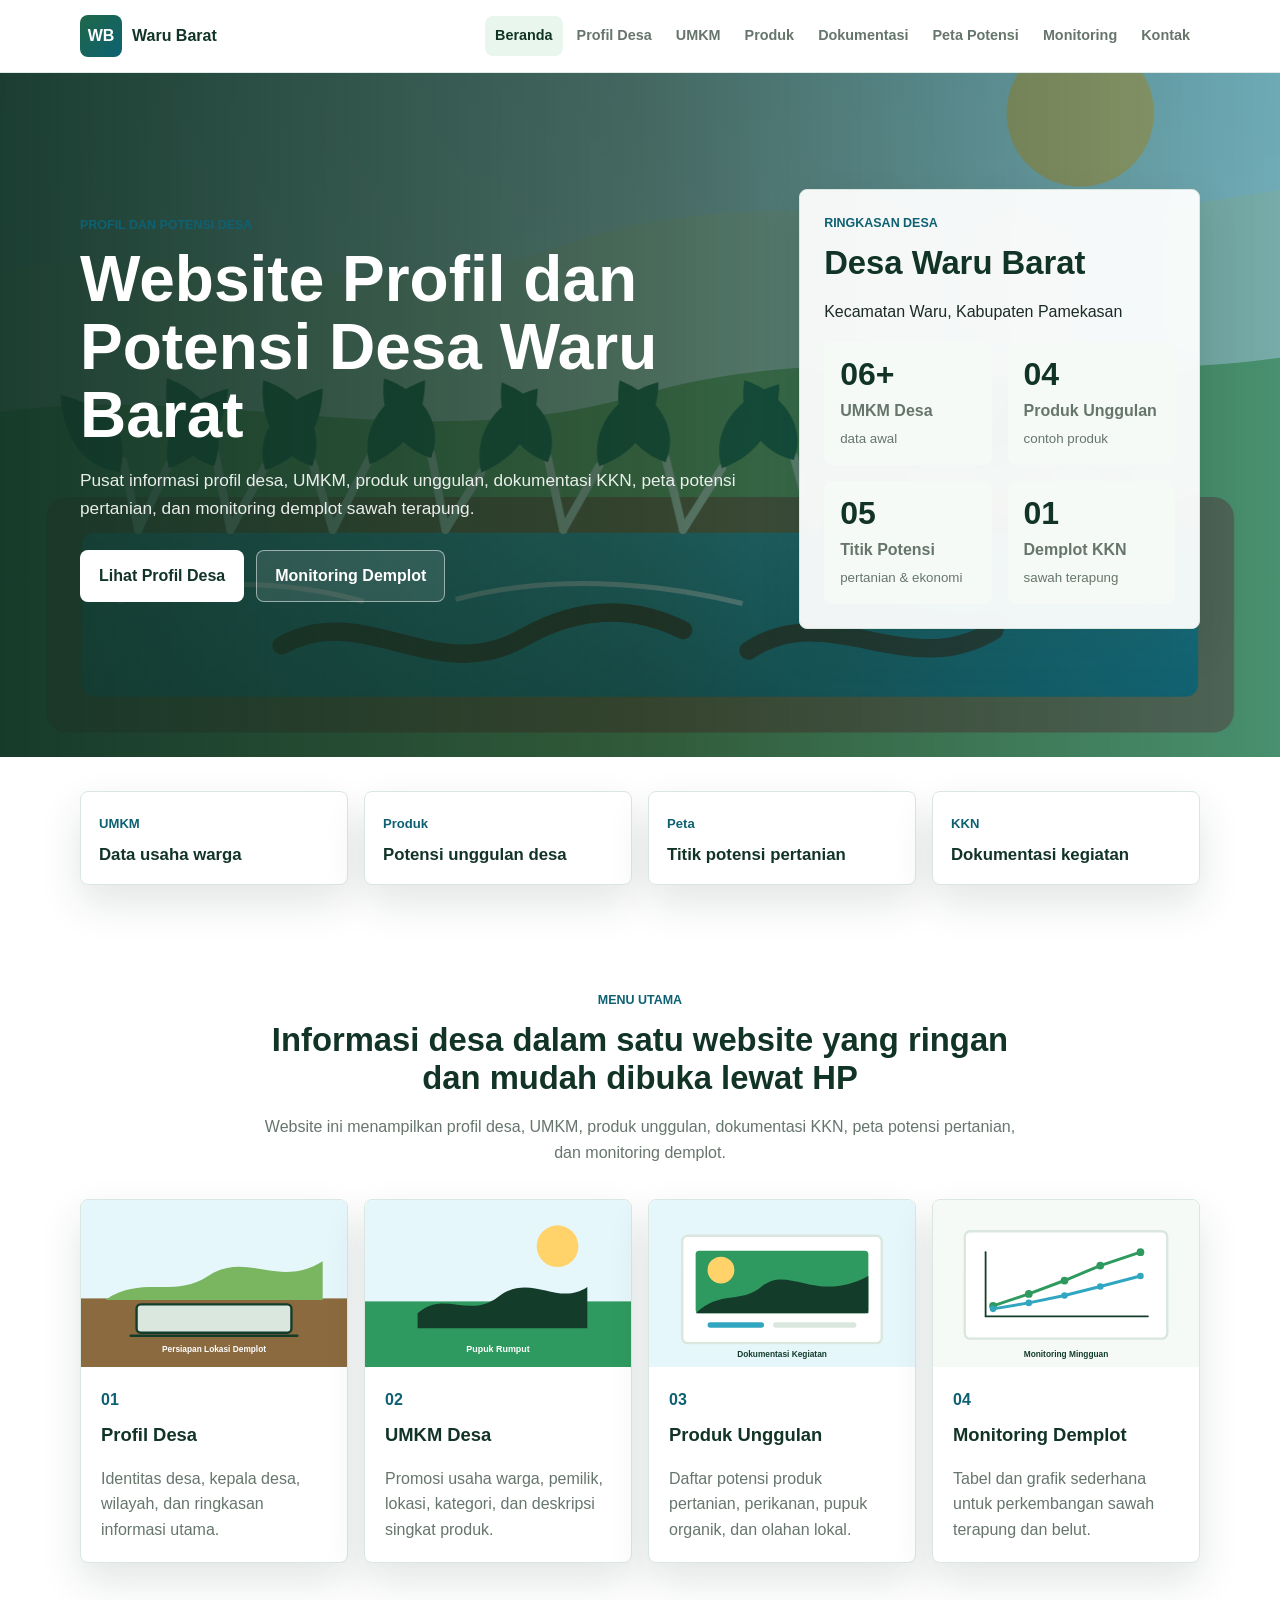
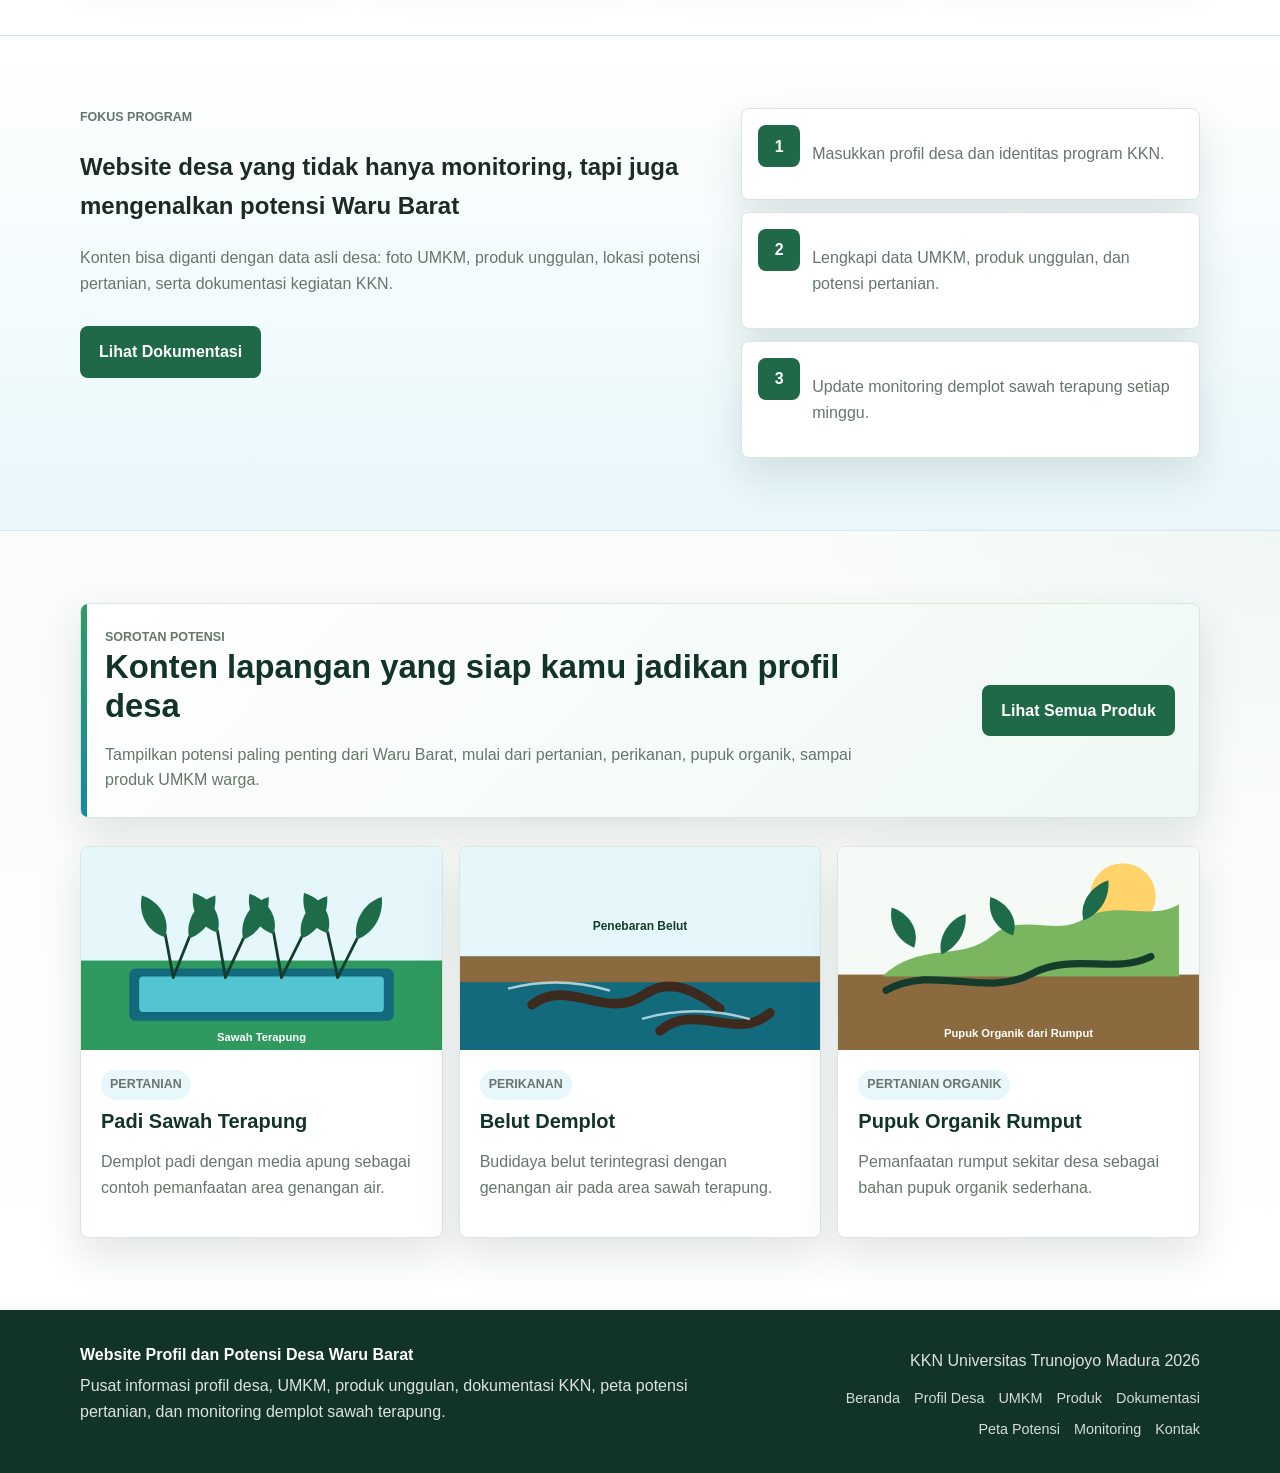
<file: index.html>
<!DOCTYPE html>
<html lang="id">
<head>
  <meta charset="UTF-8">
  <meta name="viewport" content="width=device-width, initial-scale=1.0">
  <title>Beranda | Waru Barat</title>
  <meta name="description" content="Website profil, potensi desa, dokumentasi KKN, dan monitoring demplot sawah terapung Desa Waru Barat.">
  <link rel="stylesheet" href="assets/css/desa.css">
</head>
<body class="page-beranda">
  <a class="skip-link" href="#main-content">Lewati ke konten</a>
  <header class="site-header">
    <nav class="navbar container" aria-label="Navigasi utama">
      <a class="brand" href="index.html">
        <span class="brand-mark">WB</span>
        <span>Waru Barat</span>
      </a>
      <button class="nav-toggle" type="button" aria-label="Buka menu" aria-expanded="false" aria-controls="main-menu">
        <span></span>
        <span></span>
        <span></span>
      </button>
      <ul class="nav-links" id="main-menu">
                  <li>
            <a class="active" href="index.html">
              Beranda            </a>
          </li>
                  <li>
            <a class="" href="profil.html">
              Profil Desa            </a>
          </li>
                  <li>
            <a class="" href="umkm.html">
              UMKM            </a>
          </li>
                  <li>
            <a class="" href="produk.html">
              Produk            </a>
          </li>
                  <li>
            <a class="" href="dokumentasi.html">
              Dokumentasi            </a>
          </li>
                  <li>
            <a class="" href="peta-potensi.html">
              Peta Potensi            </a>
          </li>
                  <li>
            <a class="" href="monitoring.html">
              Monitoring            </a>
          </li>
                  <li>
            <a class="" href="kontak.html">
              Kontak            </a>
          </li>
              </ul>
    </nav>
  </header>

<main id="main-content">
  <section class="hero">
    <div class="hero-media" aria-hidden="true">
      <span class="hero-slide is-active" style="background-image: url('assets/img/hero-demplot.svg');"></span>
      <span class="hero-slide" style="background-image: url('assets/img/gallery-3.svg');"></span>
      <span class="hero-slide" style="background-image: url('assets/img/doc-monitoring.svg');"></span>
    </div>
    <div class="container hero-grid">
      <div class="hero-copy reveal-on-scroll">
        <p class="eyebrow">Profil dan Potensi Desa</p>
        <h1>Website Profil dan Potensi Desa Waru Barat</h1>
        <p>Pusat informasi profil desa, UMKM, produk unggulan, dokumentasi KKN, peta potensi pertanian, dan monitoring demplot sawah terapung.</p>
        <div class="hero-actions">
          <a class="btn btn-primary" href="profil.html">Lihat Profil Desa</a>
          <a class="btn btn-secondary" href="monitoring.html">Monitoring Demplot</a>
        </div>
      </div>
      <aside class="hero-card reveal-on-scroll">
        <p class="eyebrow">Ringkasan Desa</p>
        <h2>Desa Waru Barat</h2>
        <p>Kecamatan Waru, Kabupaten Pamekasan</p>
        <div class="stat-grid">
                      <div>
              <strong>06+</strong>
              <span>UMKM Desa</span>
              <small>data awal</small>
            </div>
                      <div>
              <strong>04</strong>
              <span>Produk Unggulan</span>
              <small>contoh produk</small>
            </div>
                      <div>
              <strong>05</strong>
              <span>Titik Potensi</span>
              <small>pertanian &amp; ekonomi</small>
            </div>
                      <div>
              <strong>01</strong>
              <span>Demplot KKN</span>
              <small>sawah terapung</small>
            </div>
                  </div>
      </aside>
    </div>
  </section>

  <section class="section section-compact">
    <div class="container quick-grid">
      <a class="quick-card reveal-on-scroll" href="umkm.html">
        <span>UMKM</span>
        <strong>Data usaha warga</strong>
      </a>
      <a class="quick-card reveal-on-scroll" href="produk.html">
        <span>Produk</span>
        <strong>Potensi unggulan desa</strong>
      </a>
      <a class="quick-card reveal-on-scroll" href="peta-potensi.html">
        <span>Peta</span>
        <strong>Titik potensi pertanian</strong>
      </a>
      <a class="quick-card reveal-on-scroll" href="dokumentasi.html">
        <span>KKN</span>
        <strong>Dokumentasi kegiatan</strong>
      </a>
    </div>
  </section>

  <section class="section">
    <div class="container section-head">
      <p class="eyebrow">Menu Utama</p>
      <h2>Informasi desa dalam satu website yang ringan dan mudah dibuka lewat HP</h2>
      <p>Website ini menampilkan profil desa, UMKM, produk unggulan, dokumentasi KKN, peta potensi pertanian, dan monitoring demplot.</p>
    </div>
    <div class="container feature-grid">
      <a class="feature-card reveal-on-scroll" href="profil.html">
        <img src="assets/img/doc-lokasi.svg" alt="Ilustrasi profil Desa Waru Barat">
        <div>
          <span>01</span>
          <h3>Profil Desa</h3>
          <p>Identitas desa, kepala desa, wilayah, dan ringkasan informasi utama.</p>
        </div>
      </a>
      <a class="feature-card reveal-on-scroll" href="umkm.html">
        <img src="assets/img/gallery-3.svg" alt="Ilustrasi UMKM Desa Waru Barat">
        <div>
          <span>02</span>
          <h3>UMKM Desa</h3>
          <p>Promosi usaha warga, pemilik, lokasi, kategori, dan deskripsi singkat produk.</p>
        </div>
      </a>
      <a class="feature-card reveal-on-scroll" href="produk.html">
        <img src="assets/img/placeholder-dokumentasi.svg" alt="Ilustrasi produk unggulan desa">
        <div>
          <span>03</span>
          <h3>Produk Unggulan</h3>
          <p>Daftar potensi produk pertanian, perikanan, pupuk organik, dan olahan lokal.</p>
        </div>
      </a>
      <a class="feature-card reveal-on-scroll" href="monitoring.html">
        <img src="assets/img/placeholder-monitoring.svg" alt="Ilustrasi monitoring demplot">
        <div>
          <span>04</span>
          <h3>Monitoring Demplot</h3>
          <p>Tabel dan grafik sederhana untuk perkembangan sawah terapung dan belut.</p>
        </div>
      </a>
    </div>
  </section>

  <section class="section section-soft">
    <div class="container split-layout">
      <div class="section-copy reveal-on-scroll">
        <p class="eyebrow">Fokus Program</p>
        <h2>Website desa yang tidak hanya monitoring, tapi juga mengenalkan potensi Waru Barat</h2>
        <p>Konten bisa diganti dengan data asli desa: foto UMKM, produk unggulan, lokasi potensi pertanian, serta dokumentasi kegiatan KKN.</p>
        <a class="btn btn-primary dark" href="dokumentasi.html">Lihat Dokumentasi</a>
      </div>
      <div class="flow-list reveal-on-scroll">
        <div><span>1</span><p>Masukkan profil desa dan identitas program KKN.</p></div>
        <div><span>2</span><p>Lengkapi data UMKM, produk unggulan, dan potensi pertanian.</p></div>
        <div><span>3</span><p>Update monitoring demplot sawah terapung setiap minggu.</p></div>
      </div>
    </div>
  </section>

  <section class="section section-showcase">
    <div class="container section-intro reveal-on-scroll">
      <div>
        <p class="eyebrow">Sorotan Potensi</p>
        <h2>Konten lapangan yang siap kamu jadikan profil desa</h2>
        <p>Tampilkan potensi paling penting dari Waru Barat, mulai dari pertanian, perikanan, pupuk organik, sampai produk UMKM warga.</p>
      </div>
      <a class="btn btn-primary dark" href="produk.html">Lihat Semua Produk</a>
    </div>
    <div class="container card-grid">
              <article class="data-card compact reveal-on-scroll">
          <img src="assets/img/placeholder-sawah-terapung.svg" alt="Padi Sawah Terapung">
          <div>
            <p class="tag">Pertanian</p>
            <h2>Padi Sawah Terapung</h2>
            <p>Demplot padi dengan media apung sebagai contoh pemanfaatan area genangan air.</p>
          </div>
        </article>
              <article class="data-card compact reveal-on-scroll">
          <img src="assets/img/doc-belut.svg" alt="Belut Demplot">
          <div>
            <p class="tag">Perikanan</p>
            <h2>Belut Demplot</h2>
            <p>Budidaya belut terintegrasi dengan genangan air pada area sawah terapung.</p>
          </div>
        </article>
              <article class="data-card compact reveal-on-scroll">
          <img src="assets/img/placeholder-pupuk.svg" alt="Pupuk Organik Rumput">
          <div>
            <p class="tag">Pertanian Organik</p>
            <h2>Pupuk Organik Rumput</h2>
            <p>Pemanfaatan rumput sekitar desa sebagai bahan pupuk organik sederhana.</p>
          </div>
        </article>
          </div>
  </section>
</main>

  <footer class="site-footer">
    <div class="container footer-layout">
      <div>
        <strong>Website Profil dan Potensi Desa Waru Barat</strong>
        <p>Pusat informasi profil desa, UMKM, produk unggulan, dokumentasi KKN, peta potensi pertanian, dan monitoring demplot sawah terapung.</p>
      </div>
      <div class="footer-meta">
        <p>KKN Universitas Trunojoyo Madura 2026</p>
                  <nav class="footer-links" aria-label="Navigasi footer">
                          <a href="index.html">Beranda</a>
                          <a href="profil.html">Profil Desa</a>
                          <a href="umkm.html">UMKM</a>
                          <a href="produk.html">Produk</a>
                          <a href="dokumentasi.html">Dokumentasi</a>
                          <a href="peta-potensi.html">Peta Potensi</a>
                          <a href="monitoring.html">Monitoring</a>
                          <a href="kontak.html">Kontak</a>
                      </nav>
              </div>
    </div>
  </footer>

  <div class="toast" role="status" aria-live="polite"></div>
  <script src="assets/js/desa.js"></script>
</body>
</html>
</file>
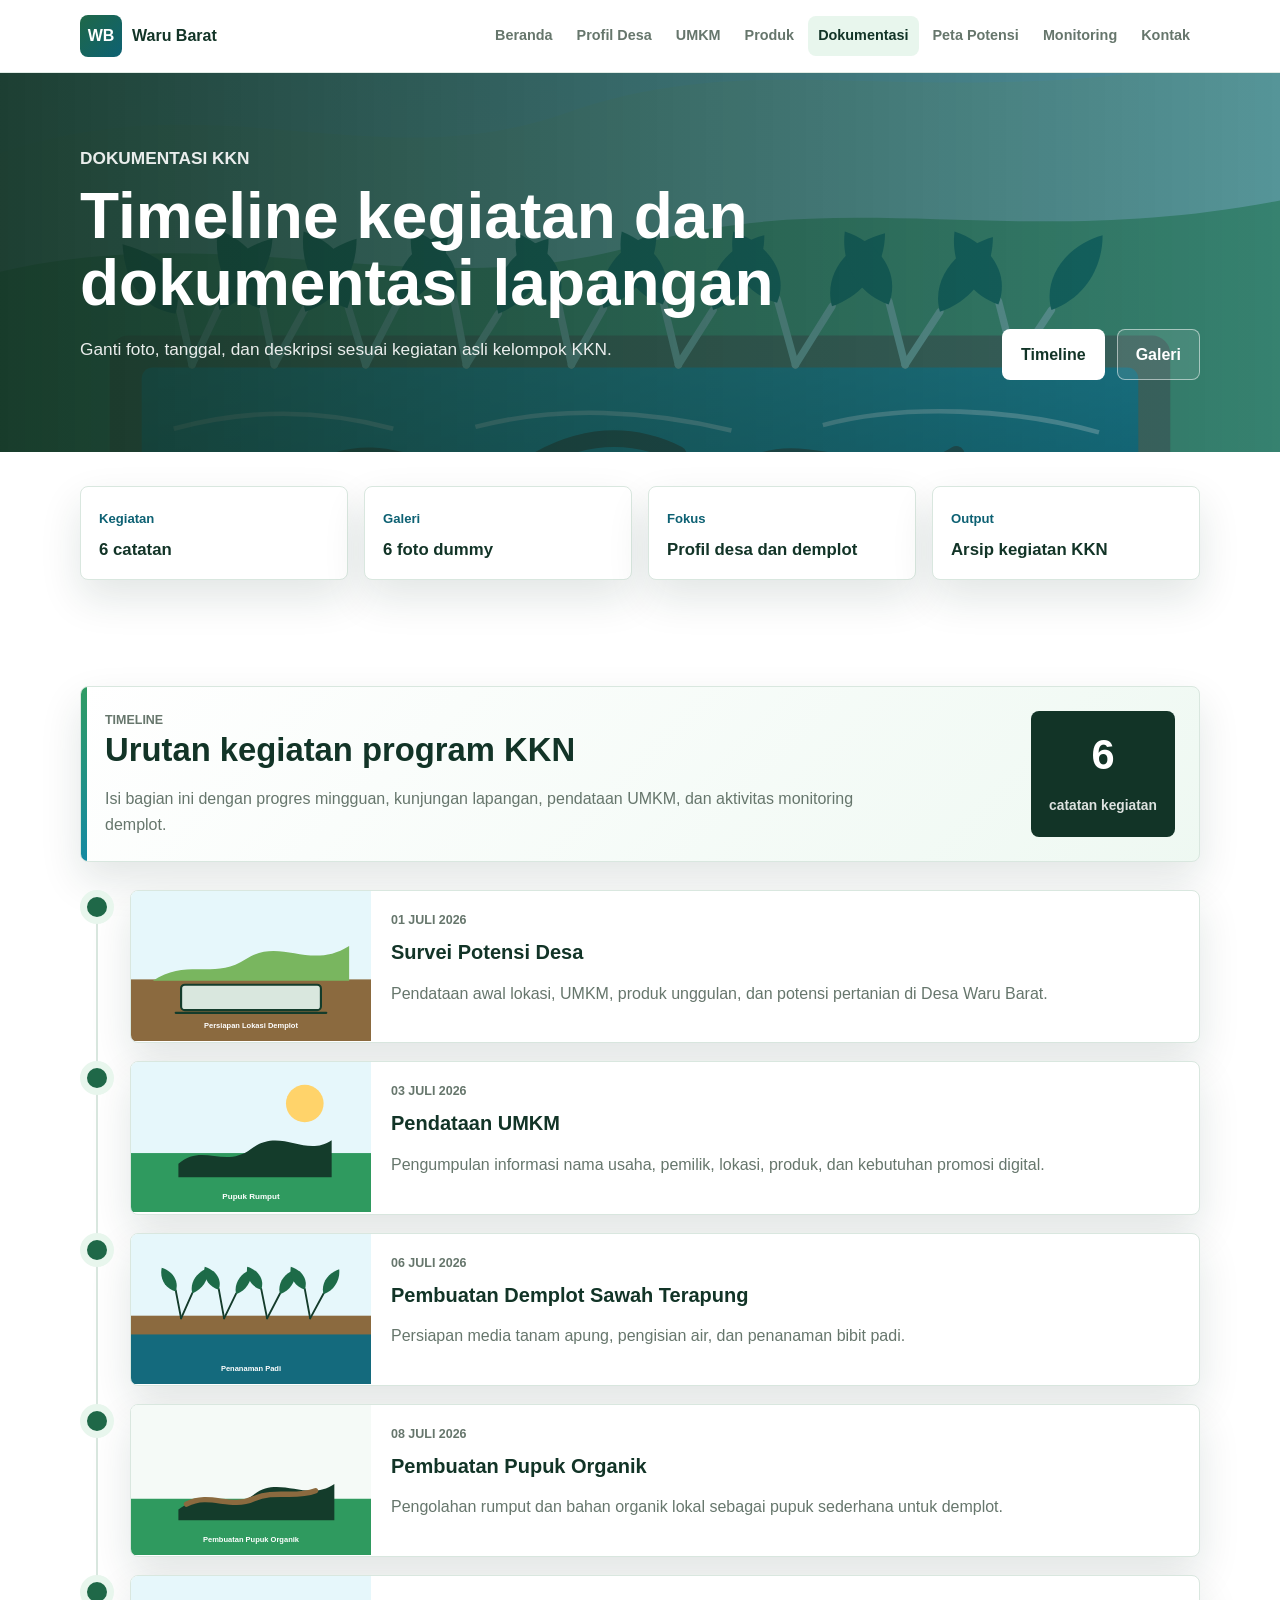
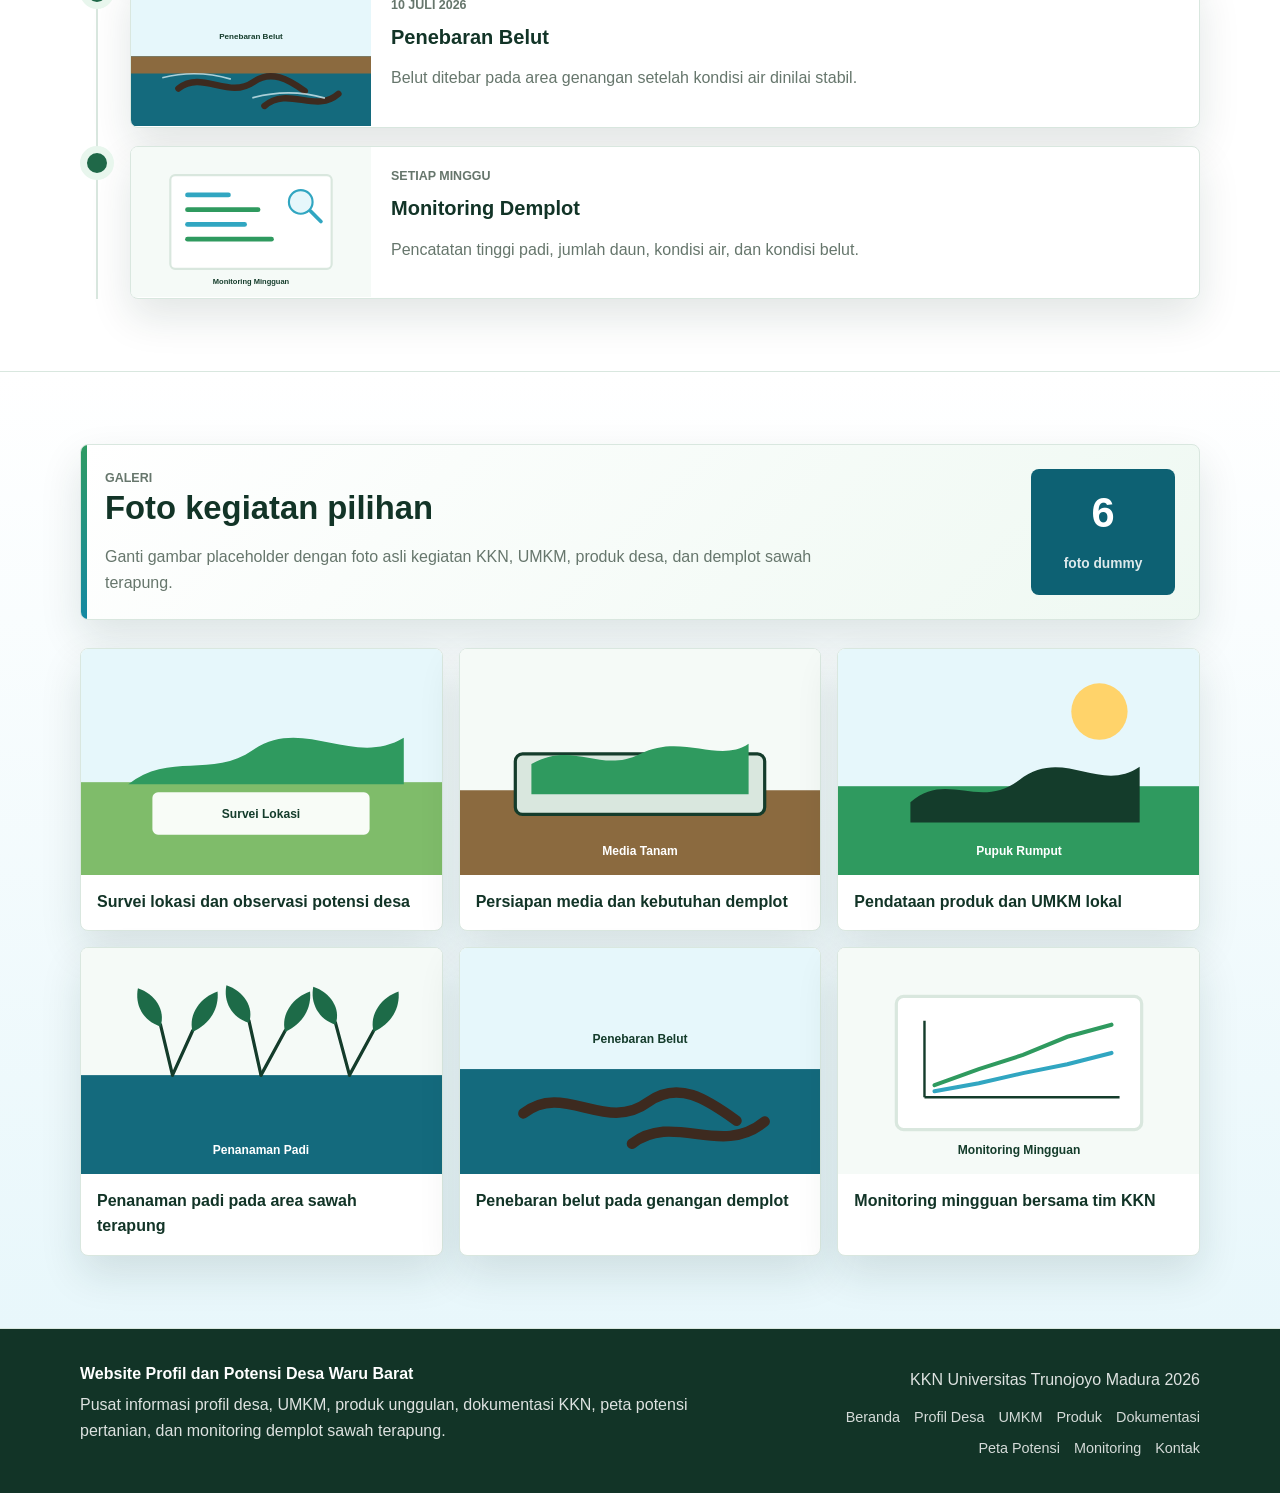
<file: dokumentasi.html>
<!DOCTYPE html>
<html lang="id">
<head>
  <meta charset="UTF-8">
  <meta name="viewport" content="width=device-width, initial-scale=1.0">
  <title>Dokumentasi KKN | Waru Barat</title>
  <meta name="description" content="Dokumentasi kegiatan KKN dan program potensi desa Waru Barat.">
  <link rel="stylesheet" href="assets/css/desa.css">
</head>
<body class="page-dokumentasi">
  <a class="skip-link" href="#main-content">Lewati ke konten</a>
  <header class="site-header">
    <nav class="navbar container" aria-label="Navigasi utama">
      <a class="brand" href="index.html">
        <span class="brand-mark">WB</span>
        <span>Waru Barat</span>
      </a>
      <button class="nav-toggle" type="button" aria-label="Buka menu" aria-expanded="false" aria-controls="main-menu">
        <span></span>
        <span></span>
        <span></span>
      </button>
      <ul class="nav-links" id="main-menu">
                  <li>
            <a class="" href="index.html">
              Beranda            </a>
          </li>
                  <li>
            <a class="" href="profil.html">
              Profil Desa            </a>
          </li>
                  <li>
            <a class="" href="umkm.html">
              UMKM            </a>
          </li>
                  <li>
            <a class="" href="produk.html">
              Produk            </a>
          </li>
                  <li>
            <a class="active" href="dokumentasi.html">
              Dokumentasi            </a>
          </li>
                  <li>
            <a class="" href="peta-potensi.html">
              Peta Potensi            </a>
          </li>
                  <li>
            <a class="" href="monitoring.html">
              Monitoring            </a>
          </li>
                  <li>
            <a class="" href="kontak.html">
              Kontak            </a>
          </li>
              </ul>
    </nav>
  </header>

<main id="main-content">
  <section class="page-header">
    <div class="container page-header-inner">
      <div>
        <p class="eyebrow">Dokumentasi KKN</p>
        <h1>Timeline kegiatan dan dokumentasi lapangan</h1>
        <p>Ganti foto, tanggal, dan deskripsi sesuai kegiatan asli kelompok KKN.</p>
      </div>
      <div class="page-actions">
        <a class="btn btn-primary" href="#timeline">Timeline</a>
        <a class="btn btn-secondary" href="#galeri">Galeri</a>
      </div>
    </div>
  </section>

  <section class="section section-compact">
    <div class="container quick-grid">
      <article class="quick-card reveal-on-scroll">
        <span>Kegiatan</span>
        <strong>6 catatan</strong>
      </article>
      <article class="quick-card reveal-on-scroll">
        <span>Galeri</span>
        <strong>6 foto dummy</strong>
      </article>
      <article class="quick-card reveal-on-scroll">
        <span>Fokus</span>
        <strong>Profil desa dan demplot</strong>
      </article>
      <article class="quick-card reveal-on-scroll">
        <span>Output</span>
        <strong>Arsip kegiatan KKN</strong>
      </article>
    </div>
  </section>

  <section class="section" id="timeline">
    <div class="container section-intro reveal-on-scroll">
      <div>
        <p class="eyebrow">Timeline</p>
        <h2>Urutan kegiatan program KKN</h2>
        <p>Isi bagian ini dengan progres mingguan, kunjungan lapangan, pendataan UMKM, dan aktivitas monitoring demplot.</p>
      </div>
      <div class="summary-badge">
        <strong>6</strong>
        <span>catatan kegiatan</span>
      </div>
    </div>
    <div class="container timeline">
              <article class="timeline-item reveal-on-scroll">
          <div class="timeline-dot"></div>
          <div class="timeline-card">
            <img src="assets/img/doc-lokasi.svg" alt="Survei Potensi Desa">
            <div>
              <p class="meta">01 Juli 2026</p>
              <h2>Survei Potensi Desa</h2>
              <p>Pendataan awal lokasi, UMKM, produk unggulan, dan potensi pertanian di Desa Waru Barat.</p>
            </div>
          </div>
        </article>
              <article class="timeline-item reveal-on-scroll">
          <div class="timeline-dot"></div>
          <div class="timeline-card">
            <img src="assets/img/gallery-3.svg" alt="Pendataan UMKM">
            <div>
              <p class="meta">03 Juli 2026</p>
              <h2>Pendataan UMKM</h2>
              <p>Pengumpulan informasi nama usaha, pemilik, lokasi, produk, dan kebutuhan promosi digital.</p>
            </div>
          </div>
        </article>
              <article class="timeline-item reveal-on-scroll">
          <div class="timeline-dot"></div>
          <div class="timeline-card">
            <img src="assets/img/doc-penanaman.svg" alt="Pembuatan Demplot Sawah Terapung">
            <div>
              <p class="meta">06 Juli 2026</p>
              <h2>Pembuatan Demplot Sawah Terapung</h2>
              <p>Persiapan media tanam apung, pengisian air, dan penanaman bibit padi.</p>
            </div>
          </div>
        </article>
              <article class="timeline-item reveal-on-scroll">
          <div class="timeline-dot"></div>
          <div class="timeline-card">
            <img src="assets/img/doc-pupuk.svg" alt="Pembuatan Pupuk Organik">
            <div>
              <p class="meta">08 Juli 2026</p>
              <h2>Pembuatan Pupuk Organik</h2>
              <p>Pengolahan rumput dan bahan organik lokal sebagai pupuk sederhana untuk demplot.</p>
            </div>
          </div>
        </article>
              <article class="timeline-item reveal-on-scroll">
          <div class="timeline-dot"></div>
          <div class="timeline-card">
            <img src="assets/img/doc-belut.svg" alt="Penebaran Belut">
            <div>
              <p class="meta">10 Juli 2026</p>
              <h2>Penebaran Belut</h2>
              <p>Belut ditebar pada area genangan setelah kondisi air dinilai stabil.</p>
            </div>
          </div>
        </article>
              <article class="timeline-item reveal-on-scroll">
          <div class="timeline-dot"></div>
          <div class="timeline-card">
            <img src="assets/img/doc-monitoring.svg" alt="Monitoring Demplot">
            <div>
              <p class="meta">Setiap Minggu</p>
              <h2>Monitoring Demplot</h2>
              <p>Pencatatan tinggi padi, jumlah daun, kondisi air, dan kondisi belut.</p>
            </div>
          </div>
        </article>
          </div>
  </section>

  <section class="section section-soft" id="galeri">
    <div class="container section-intro reveal-on-scroll">
      <div>
        <p class="eyebrow">Galeri</p>
        <h2>Foto kegiatan pilihan</h2>
        <p>Ganti gambar placeholder dengan foto asli kegiatan KKN, UMKM, produk desa, dan demplot sawah terapung.</p>
      </div>
      <div class="summary-badge water">
        <strong>6</strong>
        <span>foto dummy</span>
      </div>
    </div>
    <div class="container gallery-grid">
              <figure class="gallery-card reveal-on-scroll">
          <img src="assets/img/gallery-1.svg" alt="Survei lokasi dan observasi potensi desa">
          <figcaption>Survei lokasi dan observasi potensi desa</figcaption>
        </figure>
              <figure class="gallery-card reveal-on-scroll">
          <img src="assets/img/gallery-2.svg" alt="Persiapan media dan kebutuhan demplot">
          <figcaption>Persiapan media dan kebutuhan demplot</figcaption>
        </figure>
              <figure class="gallery-card reveal-on-scroll">
          <img src="assets/img/gallery-3.svg" alt="Pendataan produk dan UMKM lokal">
          <figcaption>Pendataan produk dan UMKM lokal</figcaption>
        </figure>
              <figure class="gallery-card reveal-on-scroll">
          <img src="assets/img/gallery-4.svg" alt="Penanaman padi pada area sawah terapung">
          <figcaption>Penanaman padi pada area sawah terapung</figcaption>
        </figure>
              <figure class="gallery-card reveal-on-scroll">
          <img src="assets/img/gallery-5.svg" alt="Penebaran belut pada genangan demplot">
          <figcaption>Penebaran belut pada genangan demplot</figcaption>
        </figure>
              <figure class="gallery-card reveal-on-scroll">
          <img src="assets/img/gallery-6.svg" alt="Monitoring mingguan bersama tim KKN">
          <figcaption>Monitoring mingguan bersama tim KKN</figcaption>
        </figure>
          </div>
  </section>
</main>

  <footer class="site-footer">
    <div class="container footer-layout">
      <div>
        <strong>Website Profil dan Potensi Desa Waru Barat</strong>
        <p>Pusat informasi profil desa, UMKM, produk unggulan, dokumentasi KKN, peta potensi pertanian, dan monitoring demplot sawah terapung.</p>
      </div>
      <div class="footer-meta">
        <p>KKN Universitas Trunojoyo Madura 2026</p>
                  <nav class="footer-links" aria-label="Navigasi footer">
                          <a href="index.html">Beranda</a>
                          <a href="profil.html">Profil Desa</a>
                          <a href="umkm.html">UMKM</a>
                          <a href="produk.html">Produk</a>
                          <a href="dokumentasi.html">Dokumentasi</a>
                          <a href="peta-potensi.html">Peta Potensi</a>
                          <a href="monitoring.html">Monitoring</a>
                          <a href="kontak.html">Kontak</a>
                      </nav>
              </div>
    </div>
  </footer>

  <div class="toast" role="status" aria-live="polite"></div>
  <script src="assets/js/desa.js"></script>
</body>
</html>
</file>
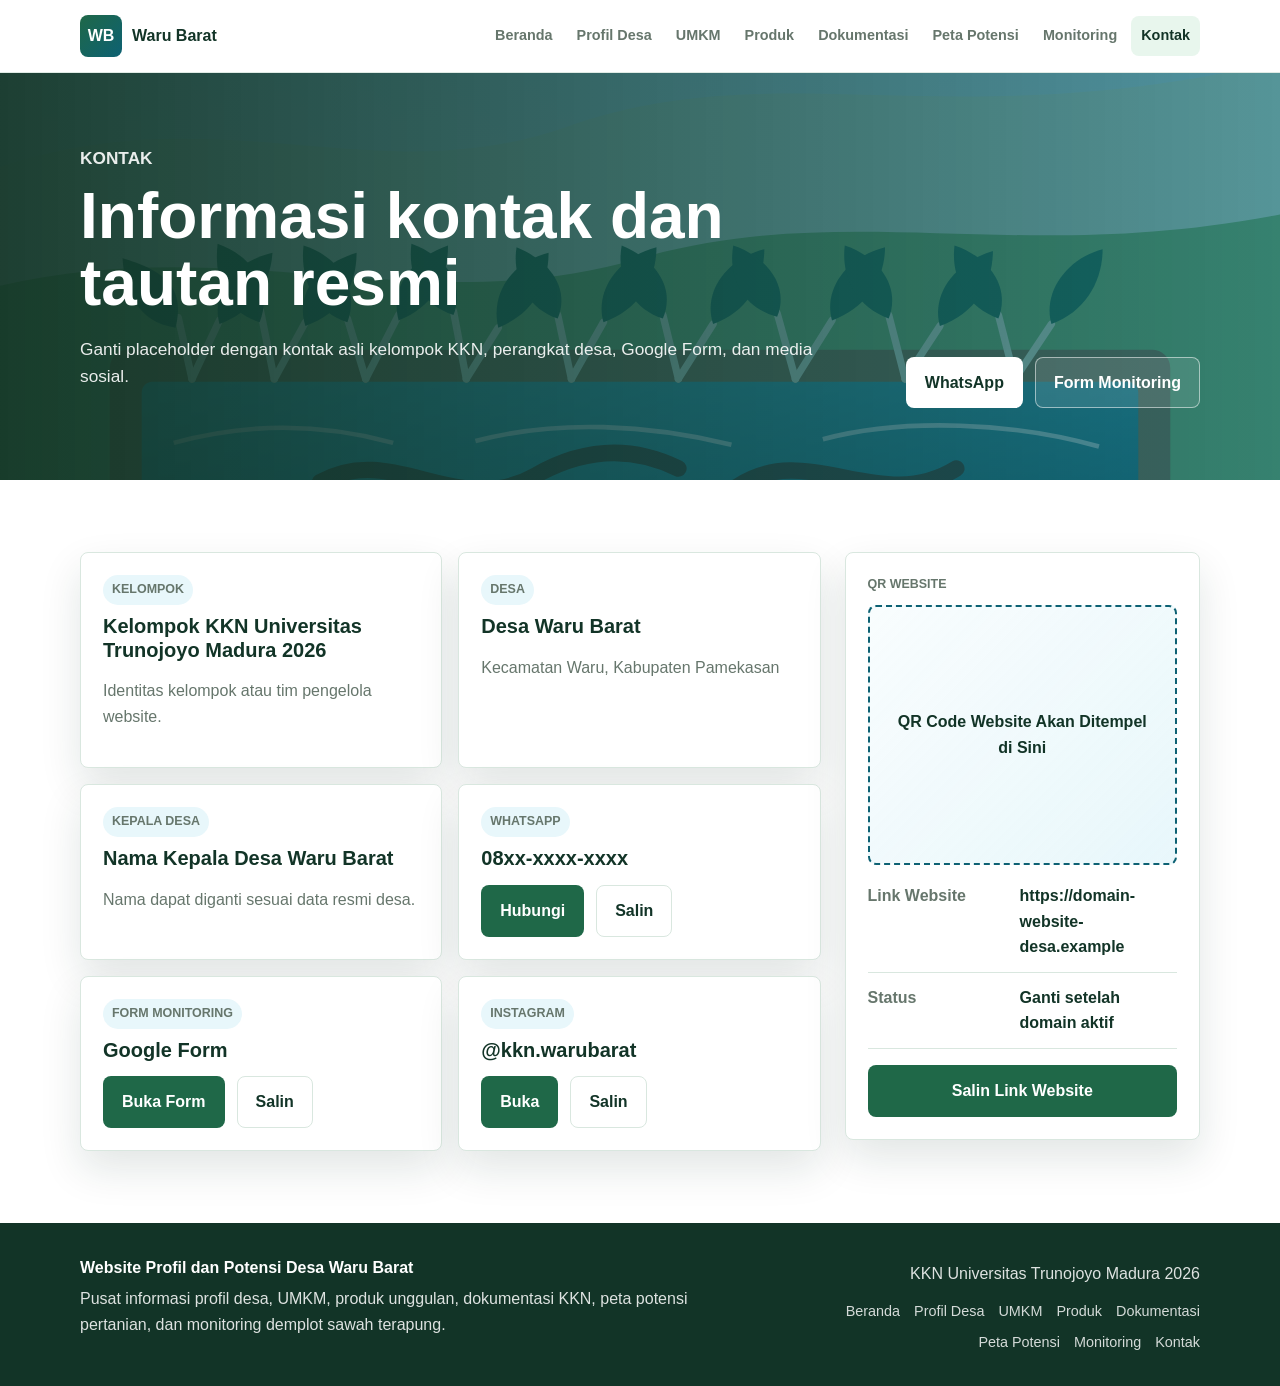
<file: kontak.html>
<!DOCTYPE html>
<html lang="id">
<head>
  <meta charset="UTF-8">
  <meta name="viewport" content="width=device-width, initial-scale=1.0">
  <title>Kontak | Waru Barat</title>
  <meta name="description" content="Kontak kelompok KKN dan tautan informasi Desa Waru Barat.">
  <link rel="stylesheet" href="assets/css/desa.css">
</head>
<body class="page-kontak">
  <a class="skip-link" href="#main-content">Lewati ke konten</a>
  <header class="site-header">
    <nav class="navbar container" aria-label="Navigasi utama">
      <a class="brand" href="index.html">
        <span class="brand-mark">WB</span>
        <span>Waru Barat</span>
      </a>
      <button class="nav-toggle" type="button" aria-label="Buka menu" aria-expanded="false" aria-controls="main-menu">
        <span></span>
        <span></span>
        <span></span>
      </button>
      <ul class="nav-links" id="main-menu">
                  <li>
            <a class="" href="index.html">
              Beranda            </a>
          </li>
                  <li>
            <a class="" href="profil.html">
              Profil Desa            </a>
          </li>
                  <li>
            <a class="" href="umkm.html">
              UMKM            </a>
          </li>
                  <li>
            <a class="" href="produk.html">
              Produk            </a>
          </li>
                  <li>
            <a class="" href="dokumentasi.html">
              Dokumentasi            </a>
          </li>
                  <li>
            <a class="" href="peta-potensi.html">
              Peta Potensi            </a>
          </li>
                  <li>
            <a class="" href="monitoring.html">
              Monitoring            </a>
          </li>
                  <li>
            <a class="active" href="kontak.html">
              Kontak            </a>
          </li>
              </ul>
    </nav>
  </header>

<main id="main-content">
  <section class="page-header">
    <div class="container page-header-inner">
      <div>
        <p class="eyebrow">Kontak</p>
        <h1>Informasi kontak dan tautan resmi</h1>
        <p>Ganti placeholder dengan kontak asli kelompok KKN, perangkat desa, Google Form, dan media sosial.</p>
      </div>
      <div class="page-actions">
        <a class="btn btn-primary" href="https://wa.me/6280000000000" target="_blank" rel="noopener">WhatsApp</a>
        <a class="btn btn-secondary" href="https://forms.gle/placeholder" target="_blank" rel="noopener">Form Monitoring</a>
      </div>
    </div>
  </section>

  <section class="section">
    <div class="container contact-layout">
      <div class="contact-grid">
        <article class="contact-card reveal-on-scroll">
          <p class="tag">Kelompok</p>
          <h2>Kelompok KKN Universitas Trunojoyo Madura 2026</h2>
          <p>Identitas kelompok atau tim pengelola website.</p>
        </article>
        <article class="contact-card reveal-on-scroll">
          <p class="tag">Desa</p>
          <h2>Desa Waru Barat</h2>
          <p>Kecamatan Waru, Kabupaten Pamekasan</p>
        </article>
        <article class="contact-card reveal-on-scroll">
          <p class="tag">Kepala Desa</p>
          <h2>Nama Kepala Desa Waru Barat</h2>
          <p>Nama dapat diganti sesuai data resmi desa.</p>
        </article>
        <article class="contact-card reveal-on-scroll">
          <p class="tag">WhatsApp</p>
          <h2>08xx-xxxx-xxxx</h2>
          <div class="button-row">
            <a class="btn btn-primary dark" href="https://wa.me/6280000000000" target="_blank" rel="noopener">Hubungi</a>
            <button class="btn btn-ghost" type="button" data-copy="08xx-xxxx-xxxx">Salin</button>
          </div>
        </article>
        <article class="contact-card reveal-on-scroll">
          <p class="tag">Form Monitoring</p>
          <h2>Google Form</h2>
          <div class="button-row">
            <a class="btn btn-primary dark" href="https://forms.gle/placeholder" target="_blank" rel="noopener">Buka Form</a>
            <button class="btn btn-ghost" type="button" data-copy="https://forms.gle/placeholder">Salin</button>
          </div>
        </article>
        <article class="contact-card reveal-on-scroll">
          <p class="tag">Instagram</p>
          <h2>@kkn.warubarat</h2>
          <div class="button-row">
            <a class="btn btn-primary dark" href="https://instagram.com/" target="_blank" rel="noopener">Buka</a>
            <button class="btn btn-ghost" type="button" data-copy="@kkn.warubarat">Salin</button>
          </div>
        </article>
      </div>
      <aside class="qr-panel reveal-on-scroll">
        <p class="eyebrow">QR Website</p>
        <div class="qr-placeholder">
          <span>QR Code Website Akan Ditempel di Sini</span>
        </div>
        <dl class="mini-list">
          <div><dt>Link Website</dt><dd>https://domain-website-desa.example</dd></div>
          <div><dt>Status</dt><dd>Ganti setelah domain aktif</dd></div>
        </dl>
        <button class="btn btn-primary dark full" type="button" data-copy="https://domain-website-desa.example">Salin Link Website</button>
      </aside>
    </div>
  </section>
</main>

  <footer class="site-footer">
    <div class="container footer-layout">
      <div>
        <strong>Website Profil dan Potensi Desa Waru Barat</strong>
        <p>Pusat informasi profil desa, UMKM, produk unggulan, dokumentasi KKN, peta potensi pertanian, dan monitoring demplot sawah terapung.</p>
      </div>
      <div class="footer-meta">
        <p>KKN Universitas Trunojoyo Madura 2026</p>
                  <nav class="footer-links" aria-label="Navigasi footer">
                          <a href="index.html">Beranda</a>
                          <a href="profil.html">Profil Desa</a>
                          <a href="umkm.html">UMKM</a>
                          <a href="produk.html">Produk</a>
                          <a href="dokumentasi.html">Dokumentasi</a>
                          <a href="peta-potensi.html">Peta Potensi</a>
                          <a href="monitoring.html">Monitoring</a>
                          <a href="kontak.html">Kontak</a>
                      </nav>
              </div>
    </div>
  </footer>

  <div class="toast" role="status" aria-live="polite"></div>
  <script src="assets/js/desa.js"></script>
</body>
</html>
</file>
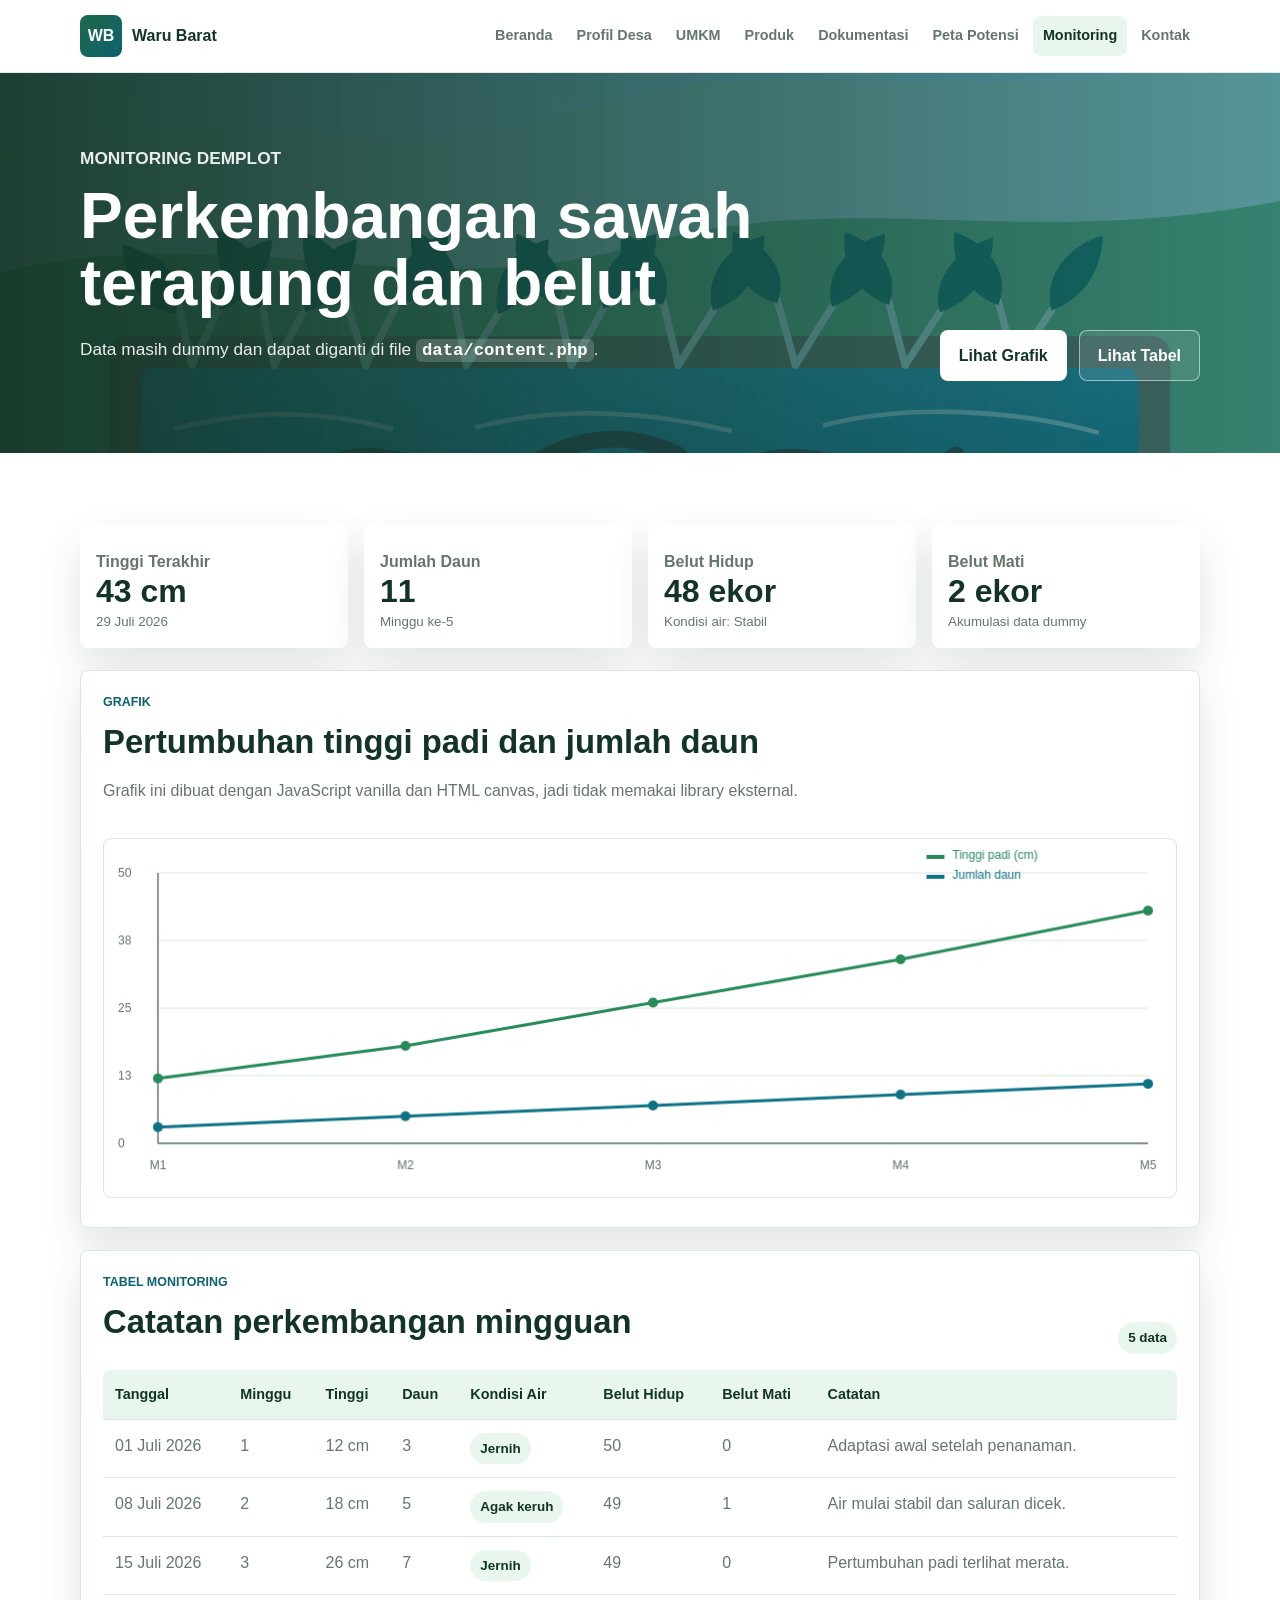
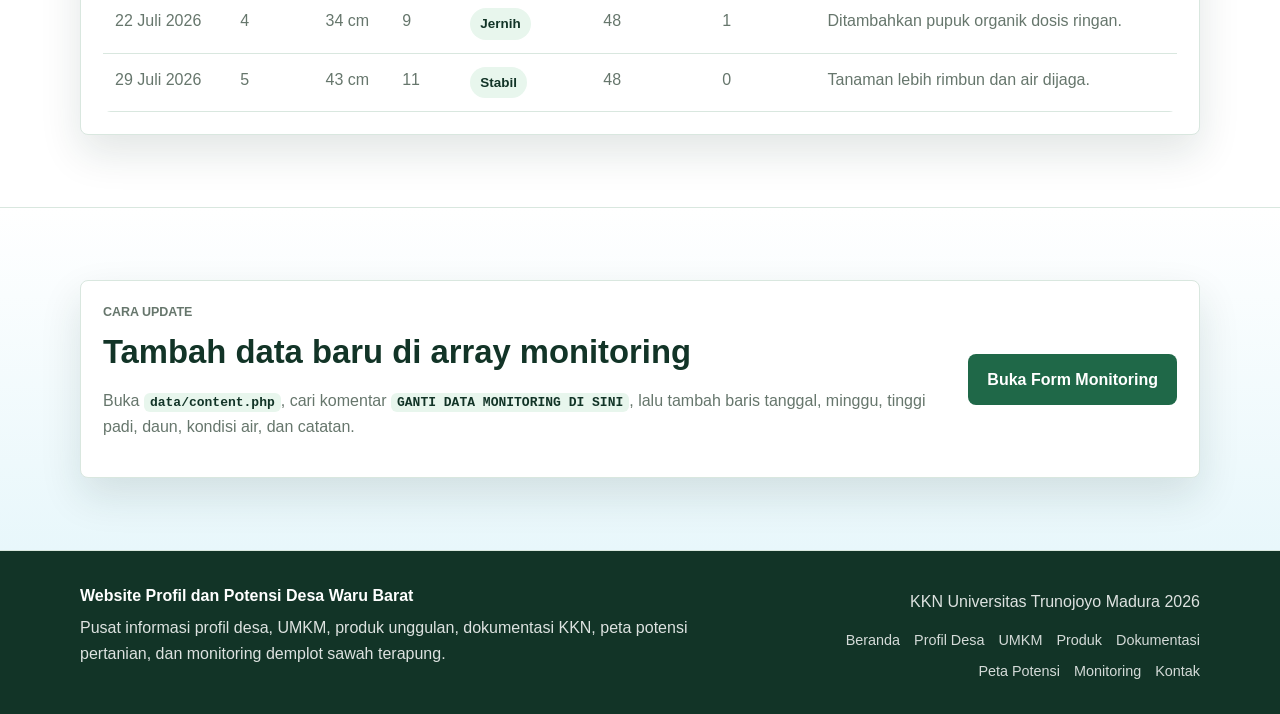
<file: monitoring.html>
<!DOCTYPE html>
<html lang="id">
<head>
  <meta charset="UTF-8">
  <meta name="viewport" content="width=device-width, initial-scale=1.0">
  <title>Monitoring Demplot | Waru Barat</title>
  <meta name="description" content="Monitoring sederhana demplot sawah terapung terintegrasi budidaya belut.">
  <link rel="stylesheet" href="assets/css/desa.css">
</head>
<body class="page-monitoring">
  <a class="skip-link" href="#main-content">Lewati ke konten</a>
  <header class="site-header">
    <nav class="navbar container" aria-label="Navigasi utama">
      <a class="brand" href="index.html">
        <span class="brand-mark">WB</span>
        <span>Waru Barat</span>
      </a>
      <button class="nav-toggle" type="button" aria-label="Buka menu" aria-expanded="false" aria-controls="main-menu">
        <span></span>
        <span></span>
        <span></span>
      </button>
      <ul class="nav-links" id="main-menu">
                  <li>
            <a class="" href="index.html">
              Beranda            </a>
          </li>
                  <li>
            <a class="" href="profil.html">
              Profil Desa            </a>
          </li>
                  <li>
            <a class="" href="umkm.html">
              UMKM            </a>
          </li>
                  <li>
            <a class="" href="produk.html">
              Produk            </a>
          </li>
                  <li>
            <a class="" href="dokumentasi.html">
              Dokumentasi            </a>
          </li>
                  <li>
            <a class="" href="peta-potensi.html">
              Peta Potensi            </a>
          </li>
                  <li>
            <a class="active" href="monitoring.html">
              Monitoring            </a>
          </li>
                  <li>
            <a class="" href="kontak.html">
              Kontak            </a>
          </li>
              </ul>
    </nav>
  </header>

<main id="main-content">
  <section class="page-header">
    <div class="container page-header-inner">
      <div>
        <p class="eyebrow">Monitoring Demplot</p>
        <h1>Perkembangan sawah terapung dan belut</h1>
        <p>Data masih dummy dan dapat diganti di file <code>data/content.php</code>.</p>
      </div>
      <div class="page-actions">
        <a class="btn btn-primary" href="#grafik">Lihat Grafik</a>
        <a class="btn btn-secondary" href="#tabel">Lihat Tabel</a>
      </div>
    </div>
  </section>

  <section class="section">
          <div class="container monitor-summary">
        <article class="reveal-on-scroll"><p>Tinggi Terakhir</p><strong>43 cm</strong><small>29 Juli 2026</small></article>
        <article class="reveal-on-scroll"><p>Jumlah Daun</p><strong>11</strong><small>Minggu ke-5</small></article>
        <article class="reveal-on-scroll"><p>Belut Hidup</p><strong>48 ekor</strong><small>Kondisi air: Stabil</small></article>
        <article class="reveal-on-scroll"><p>Belut Mati</p><strong>2 ekor</strong><small>Akumulasi data dummy</small></article>
      </div>
    
    <div class="container chart-card reveal-on-scroll" id="grafik">
      <div class="section-head left">
        <p class="eyebrow">Grafik</p>
        <h2>Pertumbuhan tinggi padi dan jumlah daun</h2>
        <p>Grafik ini dibuat dengan JavaScript vanilla dan HTML canvas, jadi tidak memakai library eksternal.</p>
      </div>
      <canvas id="growthChart" class="chart-canvas" width="900" height="360"></canvas>
    </div>

    <div class="container table-card reveal-on-scroll" id="tabel">
      <div class="table-head">
        <div>
          <p class="eyebrow">Tabel Monitoring</p>
          <h2>Catatan perkembangan mingguan</h2>
        </div>
        <span>5 data</span>
      </div>
      <div class="table-responsive">
        <table>
          <thead>
            <tr>
              <th>Tanggal</th>
              <th>Minggu</th>
              <th>Tinggi</th>
              <th>Daun</th>
              <th>Kondisi Air</th>
              <th>Belut Hidup</th>
              <th>Belut Mati</th>
              <th>Catatan</th>
            </tr>
          </thead>
          <tbody>
                          <tr>
                <td>01 Juli 2026</td>
                <td>1</td>
                <td>12 cm</td>
                <td>3</td>
                <td><span class="status-pill">Jernih</span></td>
                <td>50</td>
                <td>0</td>
                <td>Adaptasi awal setelah penanaman.</td>
              </tr>
                          <tr>
                <td>08 Juli 2026</td>
                <td>2</td>
                <td>18 cm</td>
                <td>5</td>
                <td><span class="status-pill">Agak keruh</span></td>
                <td>49</td>
                <td>1</td>
                <td>Air mulai stabil dan saluran dicek.</td>
              </tr>
                          <tr>
                <td>15 Juli 2026</td>
                <td>3</td>
                <td>26 cm</td>
                <td>7</td>
                <td><span class="status-pill">Jernih</span></td>
                <td>49</td>
                <td>0</td>
                <td>Pertumbuhan padi terlihat merata.</td>
              </tr>
                          <tr>
                <td>22 Juli 2026</td>
                <td>4</td>
                <td>34 cm</td>
                <td>9</td>
                <td><span class="status-pill">Jernih</span></td>
                <td>48</td>
                <td>1</td>
                <td>Ditambahkan pupuk organik dosis ringan.</td>
              </tr>
                          <tr>
                <td>29 Juli 2026</td>
                <td>5</td>
                <td>43 cm</td>
                <td>11</td>
                <td><span class="status-pill">Stabil</span></td>
                <td>48</td>
                <td>0</td>
                <td>Tanaman lebih rimbun dan air dijaga.</td>
              </tr>
                      </tbody>
        </table>
      </div>
    </div>
  </section>

  <section class="section section-soft">
    <div class="container cta-band reveal-on-scroll">
      <div>
        <p class="eyebrow">Cara Update</p>
        <h2>Tambah data baru di array monitoring</h2>
        <p>Buka <code>data/content.php</code>, cari komentar <code>GANTI DATA MONITORING DI SINI</code>, lalu tambah baris tanggal, minggu, tinggi padi, daun, kondisi air, dan catatan.</p>
      </div>
      <a class="btn btn-primary dark" href="kontak.html">Buka Form Monitoring</a>
    </div>
  </section>
</main>

<script>
window.monitoringData = [{"tanggal":"2026-07-01","minggu":1,"tinggi":12,"daun":3,"air":"Jernih","hidup":50,"mati":0,"catatan":"Adaptasi awal setelah penanaman."},{"tanggal":"2026-07-08","minggu":2,"tinggi":18,"daun":5,"air":"Agak keruh","hidup":49,"mati":1,"catatan":"Air mulai stabil dan saluran dicek."},{"tanggal":"2026-07-15","minggu":3,"tinggi":26,"daun":7,"air":"Jernih","hidup":49,"mati":0,"catatan":"Pertumbuhan padi terlihat merata."},{"tanggal":"2026-07-22","minggu":4,"tinggi":34,"daun":9,"air":"Jernih","hidup":48,"mati":1,"catatan":"Ditambahkan pupuk organik dosis ringan."},{"tanggal":"2026-07-29","minggu":5,"tinggi":43,"daun":11,"air":"Stabil","hidup":48,"mati":0,"catatan":"Tanaman lebih rimbun dan air dijaga."}];
</script>
  <footer class="site-footer">
    <div class="container footer-layout">
      <div>
        <strong>Website Profil dan Potensi Desa Waru Barat</strong>
        <p>Pusat informasi profil desa, UMKM, produk unggulan, dokumentasi KKN, peta potensi pertanian, dan monitoring demplot sawah terapung.</p>
      </div>
      <div class="footer-meta">
        <p>KKN Universitas Trunojoyo Madura 2026</p>
                  <nav class="footer-links" aria-label="Navigasi footer">
                          <a href="index.html">Beranda</a>
                          <a href="profil.html">Profil Desa</a>
                          <a href="umkm.html">UMKM</a>
                          <a href="produk.html">Produk</a>
                          <a href="dokumentasi.html">Dokumentasi</a>
                          <a href="peta-potensi.html">Peta Potensi</a>
                          <a href="monitoring.html">Monitoring</a>
                          <a href="kontak.html">Kontak</a>
                      </nav>
              </div>
    </div>
  </footer>

  <div class="toast" role="status" aria-live="polite"></div>
  <script src="assets/js/desa.js"></script>
</body>
</html>
</file>
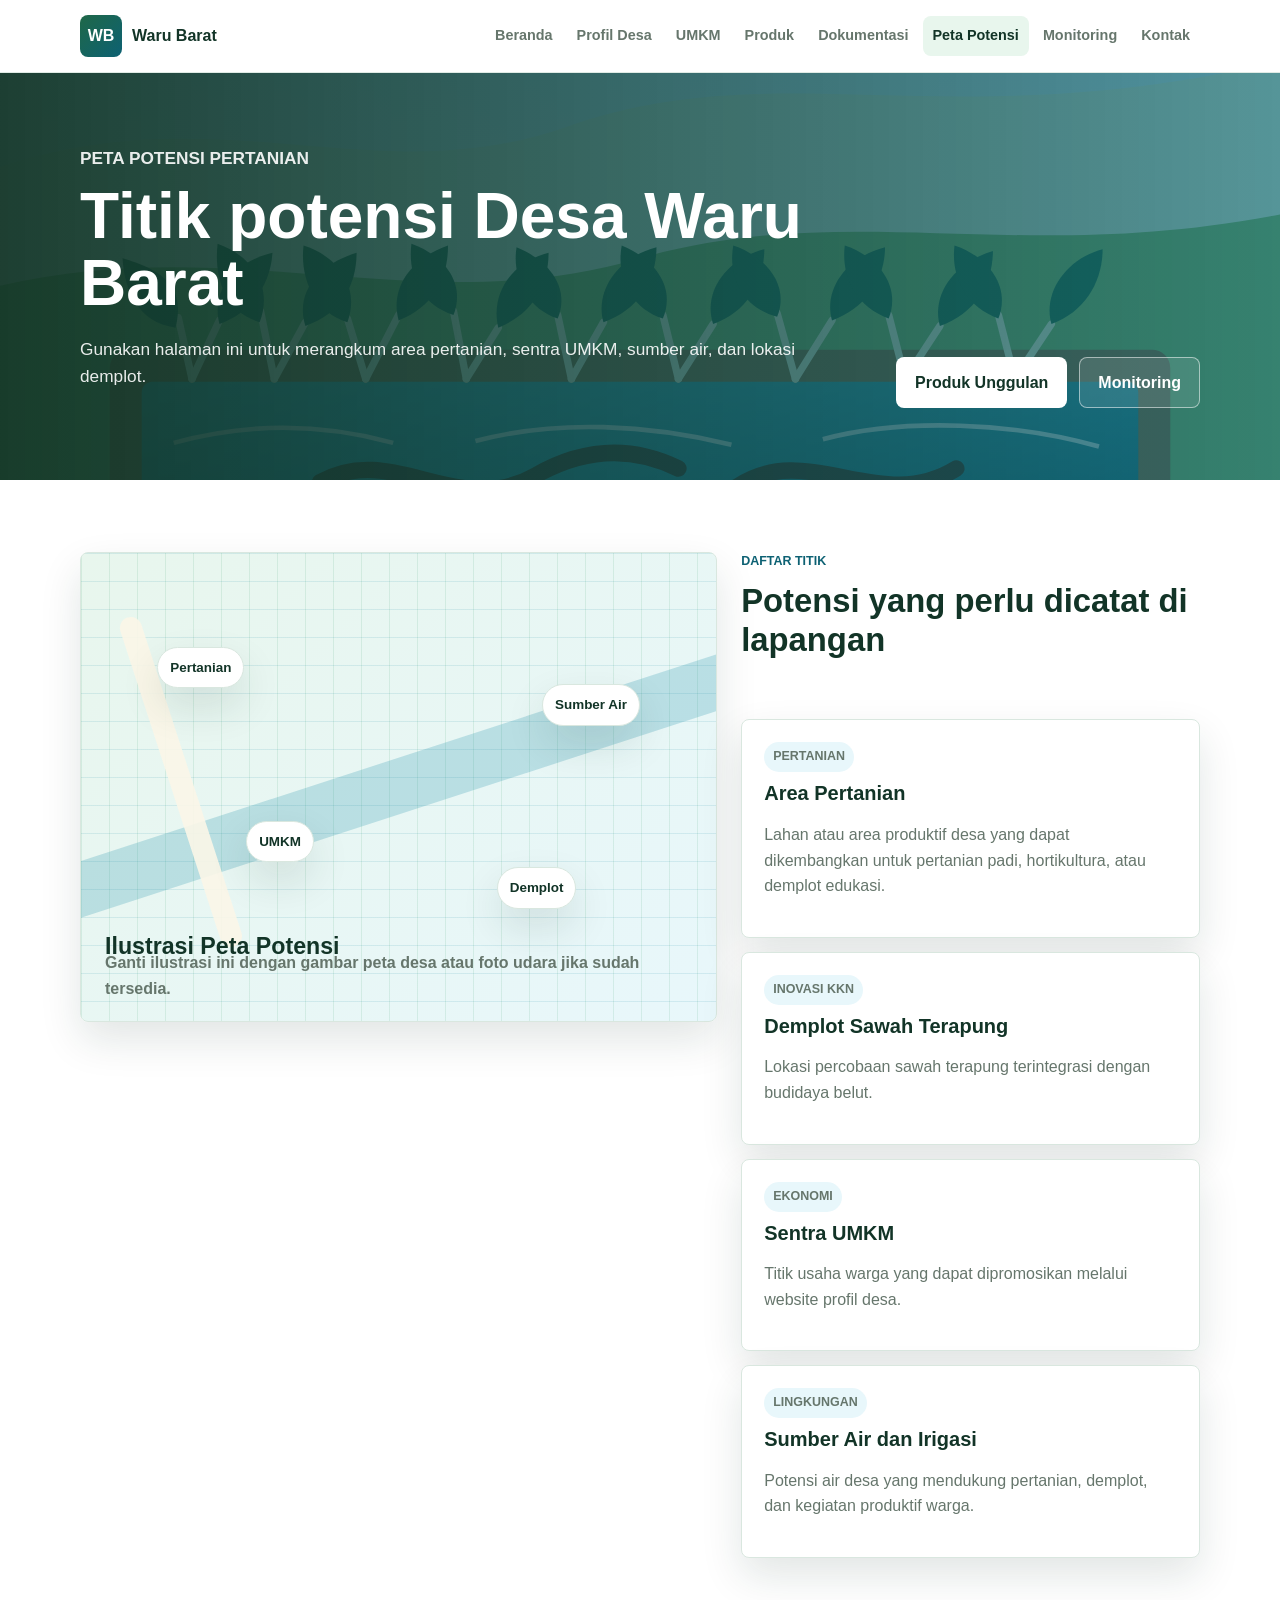
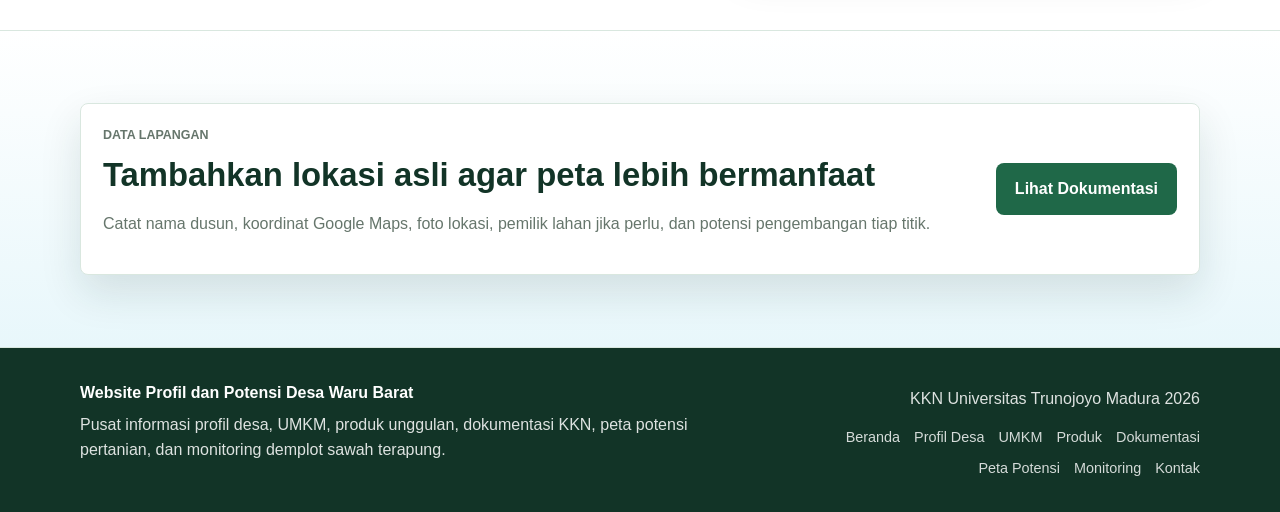
<file: peta-potensi.html>
<!DOCTYPE html>
<html lang="id">
<head>
  <meta charset="UTF-8">
  <meta name="viewport" content="width=device-width, initial-scale=1.0">
  <title>Peta Potensi | Waru Barat</title>
  <meta name="description" content="Peta potensi pertanian, UMKM, sumber air, dan demplot Desa Waru Barat.">
  <link rel="stylesheet" href="assets/css/desa.css">
</head>
<body class="page-peta">
  <a class="skip-link" href="#main-content">Lewati ke konten</a>
  <header class="site-header">
    <nav class="navbar container" aria-label="Navigasi utama">
      <a class="brand" href="index.html">
        <span class="brand-mark">WB</span>
        <span>Waru Barat</span>
      </a>
      <button class="nav-toggle" type="button" aria-label="Buka menu" aria-expanded="false" aria-controls="main-menu">
        <span></span>
        <span></span>
        <span></span>
      </button>
      <ul class="nav-links" id="main-menu">
                  <li>
            <a class="" href="index.html">
              Beranda            </a>
          </li>
                  <li>
            <a class="" href="profil.html">
              Profil Desa            </a>
          </li>
                  <li>
            <a class="" href="umkm.html">
              UMKM            </a>
          </li>
                  <li>
            <a class="" href="produk.html">
              Produk            </a>
          </li>
                  <li>
            <a class="" href="dokumentasi.html">
              Dokumentasi            </a>
          </li>
                  <li>
            <a class="active" href="peta-potensi.html">
              Peta Potensi            </a>
          </li>
                  <li>
            <a class="" href="monitoring.html">
              Monitoring            </a>
          </li>
                  <li>
            <a class="" href="kontak.html">
              Kontak            </a>
          </li>
              </ul>
    </nav>
  </header>

<main id="main-content">
  <section class="page-header">
    <div class="container page-header-inner">
      <div>
        <p class="eyebrow">Peta Potensi Pertanian</p>
        <h1>Titik potensi Desa Waru Barat</h1>
        <p>Gunakan halaman ini untuk merangkum area pertanian, sentra UMKM, sumber air, dan lokasi demplot.</p>
      </div>
      <div class="page-actions">
        <a class="btn btn-primary" href="produk.html">Produk Unggulan</a>
        <a class="btn btn-secondary" href="monitoring.html">Monitoring</a>
      </div>
    </div>
  </section>

  <section class="section">
    <div class="container map-layout">
      <div class="village-map reveal-on-scroll" aria-label="Ilustrasi peta potensi desa">
        <span class="map-river"></span>
        <span class="map-road"></span>
        <span class="map-point point-farm">Pertanian</span>
        <span class="map-point point-water">Sumber Air</span>
        <span class="map-point point-umkm">UMKM</span>
        <span class="map-point point-demo">Demplot</span>
        <strong>Ilustrasi Peta Potensi</strong>
        <p>Ganti ilustrasi ini dengan gambar peta desa atau foto udara jika sudah tersedia.</p>
      </div>
      <div class="potential-list">
        <div class="section-head left">
          <p class="eyebrow">Daftar Titik</p>
          <h2>Potensi yang perlu dicatat di lapangan</h2>
        </div>
                  <article class="potential-item reveal-on-scroll">
            <p class="tag">Pertanian</p>
            <h2>Area Pertanian</h2>
            <p>Lahan atau area produktif desa yang dapat dikembangkan untuk pertanian padi, hortikultura, atau demplot edukasi.</p>
          </article>
                  <article class="potential-item reveal-on-scroll">
            <p class="tag">Inovasi KKN</p>
            <h2>Demplot Sawah Terapung</h2>
            <p>Lokasi percobaan sawah terapung terintegrasi dengan budidaya belut.</p>
          </article>
                  <article class="potential-item reveal-on-scroll">
            <p class="tag">Ekonomi</p>
            <h2>Sentra UMKM</h2>
            <p>Titik usaha warga yang dapat dipromosikan melalui website profil desa.</p>
          </article>
                  <article class="potential-item reveal-on-scroll">
            <p class="tag">Lingkungan</p>
            <h2>Sumber Air dan Irigasi</h2>
            <p>Potensi air desa yang mendukung pertanian, demplot, dan kegiatan produktif warga.</p>
          </article>
              </div>
    </div>
  </section>

  <section class="section section-soft">
    <div class="container cta-band reveal-on-scroll">
      <div>
        <p class="eyebrow">Data Lapangan</p>
        <h2>Tambahkan lokasi asli agar peta lebih bermanfaat</h2>
        <p>Catat nama dusun, koordinat Google Maps, foto lokasi, pemilik lahan jika perlu, dan potensi pengembangan tiap titik.</p>
      </div>
      <a class="btn btn-primary dark" href="dokumentasi.html">Lihat Dokumentasi</a>
    </div>
  </section>
</main>

  <footer class="site-footer">
    <div class="container footer-layout">
      <div>
        <strong>Website Profil dan Potensi Desa Waru Barat</strong>
        <p>Pusat informasi profil desa, UMKM, produk unggulan, dokumentasi KKN, peta potensi pertanian, dan monitoring demplot sawah terapung.</p>
      </div>
      <div class="footer-meta">
        <p>KKN Universitas Trunojoyo Madura 2026</p>
                  <nav class="footer-links" aria-label="Navigasi footer">
                          <a href="index.html">Beranda</a>
                          <a href="profil.html">Profil Desa</a>
                          <a href="umkm.html">UMKM</a>
                          <a href="produk.html">Produk</a>
                          <a href="dokumentasi.html">Dokumentasi</a>
                          <a href="peta-potensi.html">Peta Potensi</a>
                          <a href="monitoring.html">Monitoring</a>
                          <a href="kontak.html">Kontak</a>
                      </nav>
              </div>
    </div>
  </footer>

  <div class="toast" role="status" aria-live="polite"></div>
  <script src="assets/js/desa.js"></script>
</body>
</html>
</file>
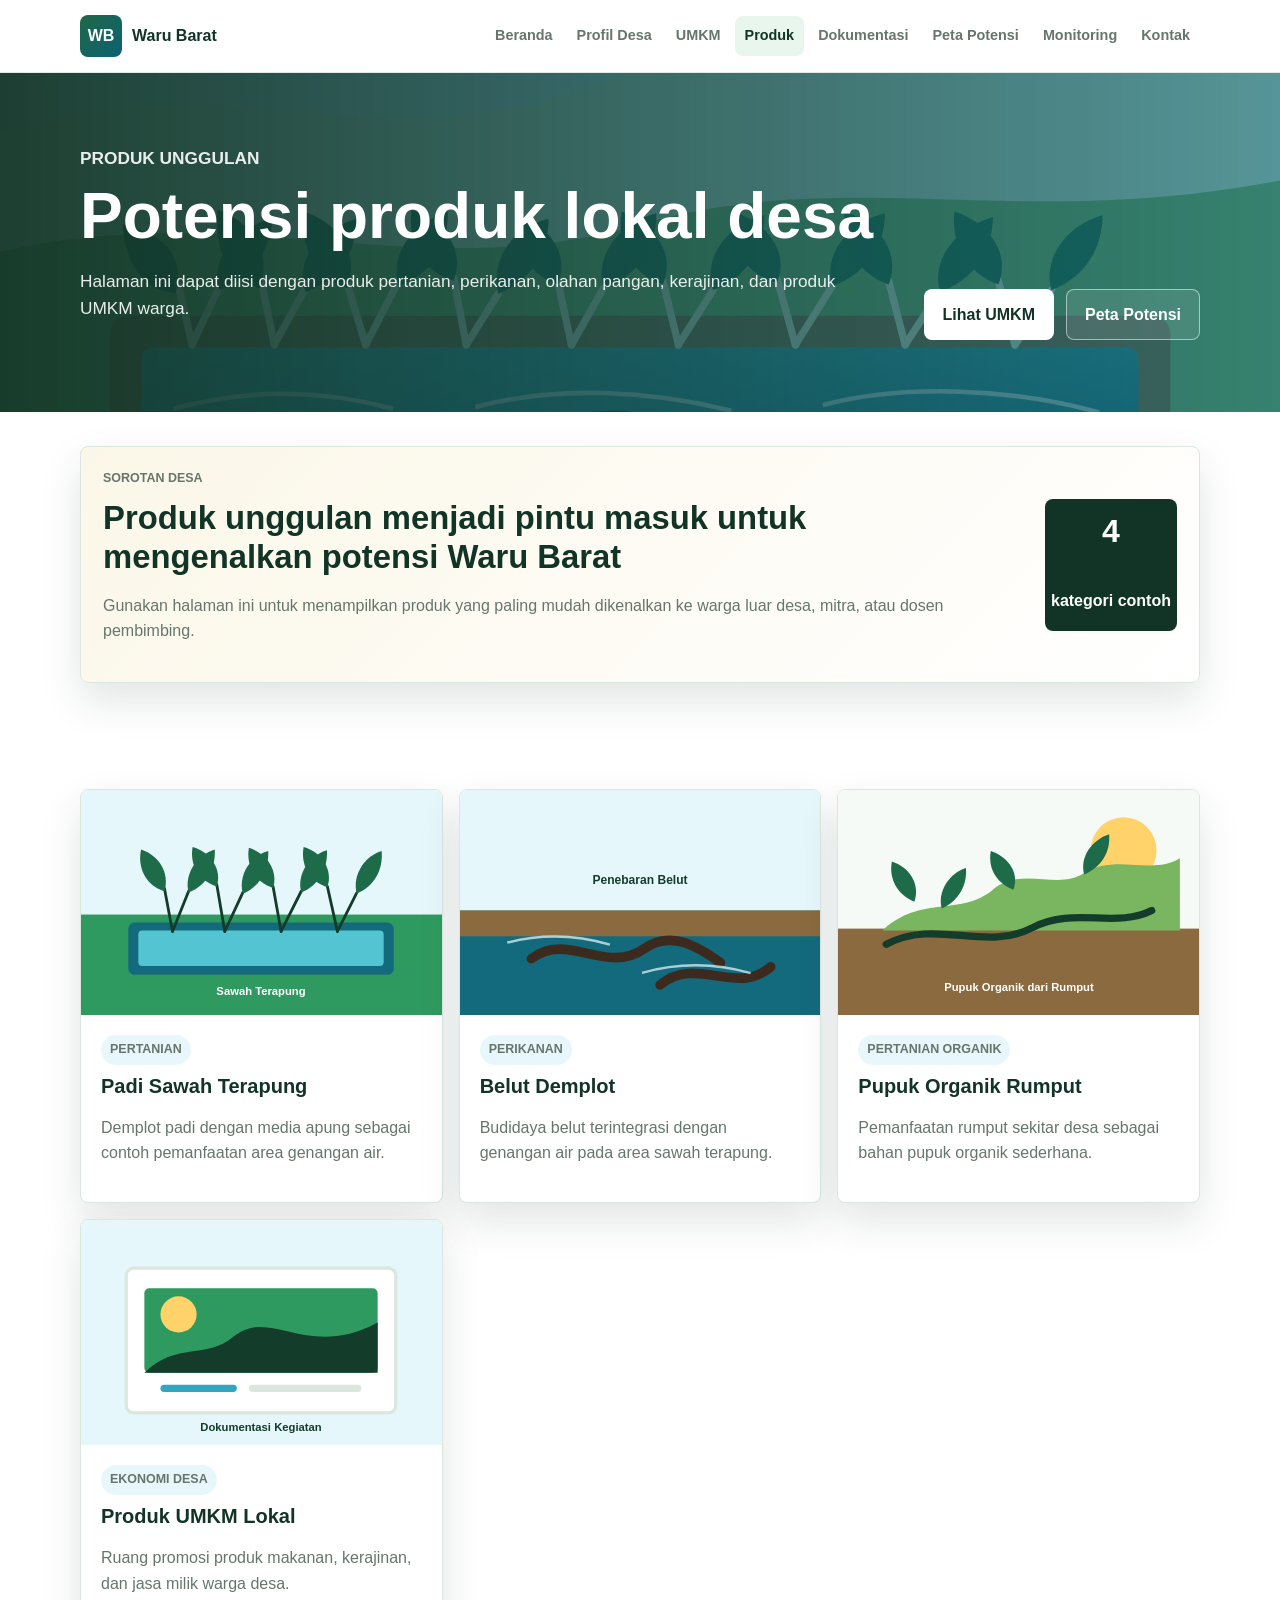
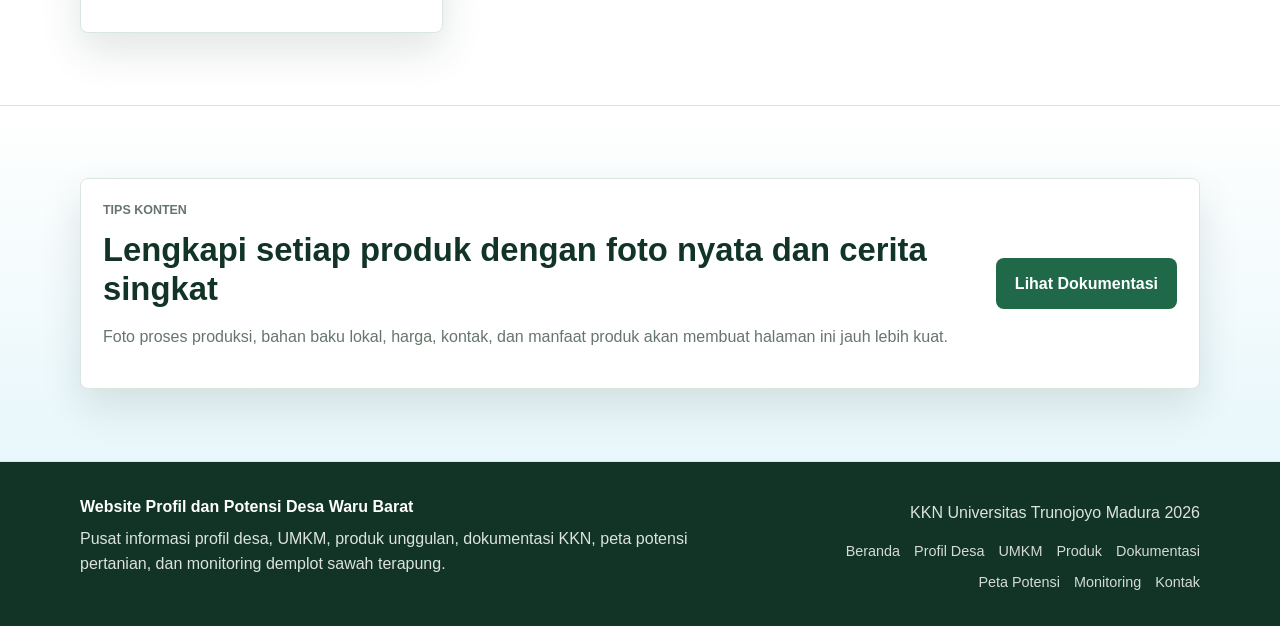
<file: produk.html>
<!DOCTYPE html>
<html lang="id">
<head>
  <meta charset="UTF-8">
  <meta name="viewport" content="width=device-width, initial-scale=1.0">
  <title>Produk Unggulan | Waru Barat</title>
  <meta name="description" content="Produk unggulan dan potensi ekonomi Desa Waru Barat.">
  <link rel="stylesheet" href="assets/css/desa.css">
</head>
<body class="page-produk">
  <a class="skip-link" href="#main-content">Lewati ke konten</a>
  <header class="site-header">
    <nav class="navbar container" aria-label="Navigasi utama">
      <a class="brand" href="index.html">
        <span class="brand-mark">WB</span>
        <span>Waru Barat</span>
      </a>
      <button class="nav-toggle" type="button" aria-label="Buka menu" aria-expanded="false" aria-controls="main-menu">
        <span></span>
        <span></span>
        <span></span>
      </button>
      <ul class="nav-links" id="main-menu">
                  <li>
            <a class="" href="index.html">
              Beranda            </a>
          </li>
                  <li>
            <a class="" href="profil.html">
              Profil Desa            </a>
          </li>
                  <li>
            <a class="" href="umkm.html">
              UMKM            </a>
          </li>
                  <li>
            <a class="active" href="produk.html">
              Produk            </a>
          </li>
                  <li>
            <a class="" href="dokumentasi.html">
              Dokumentasi            </a>
          </li>
                  <li>
            <a class="" href="peta-potensi.html">
              Peta Potensi            </a>
          </li>
                  <li>
            <a class="" href="monitoring.html">
              Monitoring            </a>
          </li>
                  <li>
            <a class="" href="kontak.html">
              Kontak            </a>
          </li>
              </ul>
    </nav>
  </header>

<main id="main-content">
  <section class="page-header">
    <div class="container page-header-inner">
      <div>
        <p class="eyebrow">Produk Unggulan</p>
        <h1>Potensi produk lokal desa</h1>
        <p>Halaman ini dapat diisi dengan produk pertanian, perikanan, olahan pangan, kerajinan, dan produk UMKM warga.</p>
      </div>
      <div class="page-actions">
        <a class="btn btn-primary" href="umkm.html">Lihat UMKM</a>
        <a class="btn btn-secondary" href="peta-potensi.html">Peta Potensi</a>
      </div>
    </div>
  </section>

  <section class="section section-compact">
    <div class="container product-highlight reveal-on-scroll">
      <div>
        <p class="eyebrow">Sorotan Desa</p>
        <h2>Produk unggulan menjadi pintu masuk untuk mengenalkan potensi Waru Barat</h2>
        <p>Gunakan halaman ini untuk menampilkan produk yang paling mudah dikenalkan ke warga luar desa, mitra, atau dosen pembimbing.</p>
      </div>
      <div class="highlight-number">
        <strong>4</strong>
        <span>kategori contoh</span>
      </div>
    </div>
  </section>

  <section class="section">
    <div class="container card-grid">
              <article class="data-card reveal-on-scroll">
          <img src="assets/img/placeholder-sawah-terapung.svg" alt="Padi Sawah Terapung">
          <div>
            <p class="tag">Pertanian</p>
            <h2>Padi Sawah Terapung</h2>
            <p>Demplot padi dengan media apung sebagai contoh pemanfaatan area genangan air.</p>
          </div>
        </article>
              <article class="data-card reveal-on-scroll">
          <img src="assets/img/doc-belut.svg" alt="Belut Demplot">
          <div>
            <p class="tag">Perikanan</p>
            <h2>Belut Demplot</h2>
            <p>Budidaya belut terintegrasi dengan genangan air pada area sawah terapung.</p>
          </div>
        </article>
              <article class="data-card reveal-on-scroll">
          <img src="assets/img/placeholder-pupuk.svg" alt="Pupuk Organik Rumput">
          <div>
            <p class="tag">Pertanian Organik</p>
            <h2>Pupuk Organik Rumput</h2>
            <p>Pemanfaatan rumput sekitar desa sebagai bahan pupuk organik sederhana.</p>
          </div>
        </article>
              <article class="data-card reveal-on-scroll">
          <img src="assets/img/placeholder-dokumentasi.svg" alt="Produk UMKM Lokal">
          <div>
            <p class="tag">Ekonomi Desa</p>
            <h2>Produk UMKM Lokal</h2>
            <p>Ruang promosi produk makanan, kerajinan, dan jasa milik warga desa.</p>
          </div>
        </article>
          </div>
  </section>

  <section class="section section-soft">
    <div class="container cta-band reveal-on-scroll">
      <div>
        <p class="eyebrow">Tips Konten</p>
        <h2>Lengkapi setiap produk dengan foto nyata dan cerita singkat</h2>
        <p>Foto proses produksi, bahan baku lokal, harga, kontak, dan manfaat produk akan membuat halaman ini jauh lebih kuat.</p>
      </div>
      <a class="btn btn-primary dark" href="dokumentasi.html">Lihat Dokumentasi</a>
    </div>
  </section>
</main>

  <footer class="site-footer">
    <div class="container footer-layout">
      <div>
        <strong>Website Profil dan Potensi Desa Waru Barat</strong>
        <p>Pusat informasi profil desa, UMKM, produk unggulan, dokumentasi KKN, peta potensi pertanian, dan monitoring demplot sawah terapung.</p>
      </div>
      <div class="footer-meta">
        <p>KKN Universitas Trunojoyo Madura 2026</p>
                  <nav class="footer-links" aria-label="Navigasi footer">
                          <a href="index.html">Beranda</a>
                          <a href="profil.html">Profil Desa</a>
                          <a href="umkm.html">UMKM</a>
                          <a href="produk.html">Produk</a>
                          <a href="dokumentasi.html">Dokumentasi</a>
                          <a href="peta-potensi.html">Peta Potensi</a>
                          <a href="monitoring.html">Monitoring</a>
                          <a href="kontak.html">Kontak</a>
                      </nav>
              </div>
    </div>
  </footer>

  <div class="toast" role="status" aria-live="polite"></div>
  <script src="assets/js/desa.js"></script>
</body>
</html>
</file>
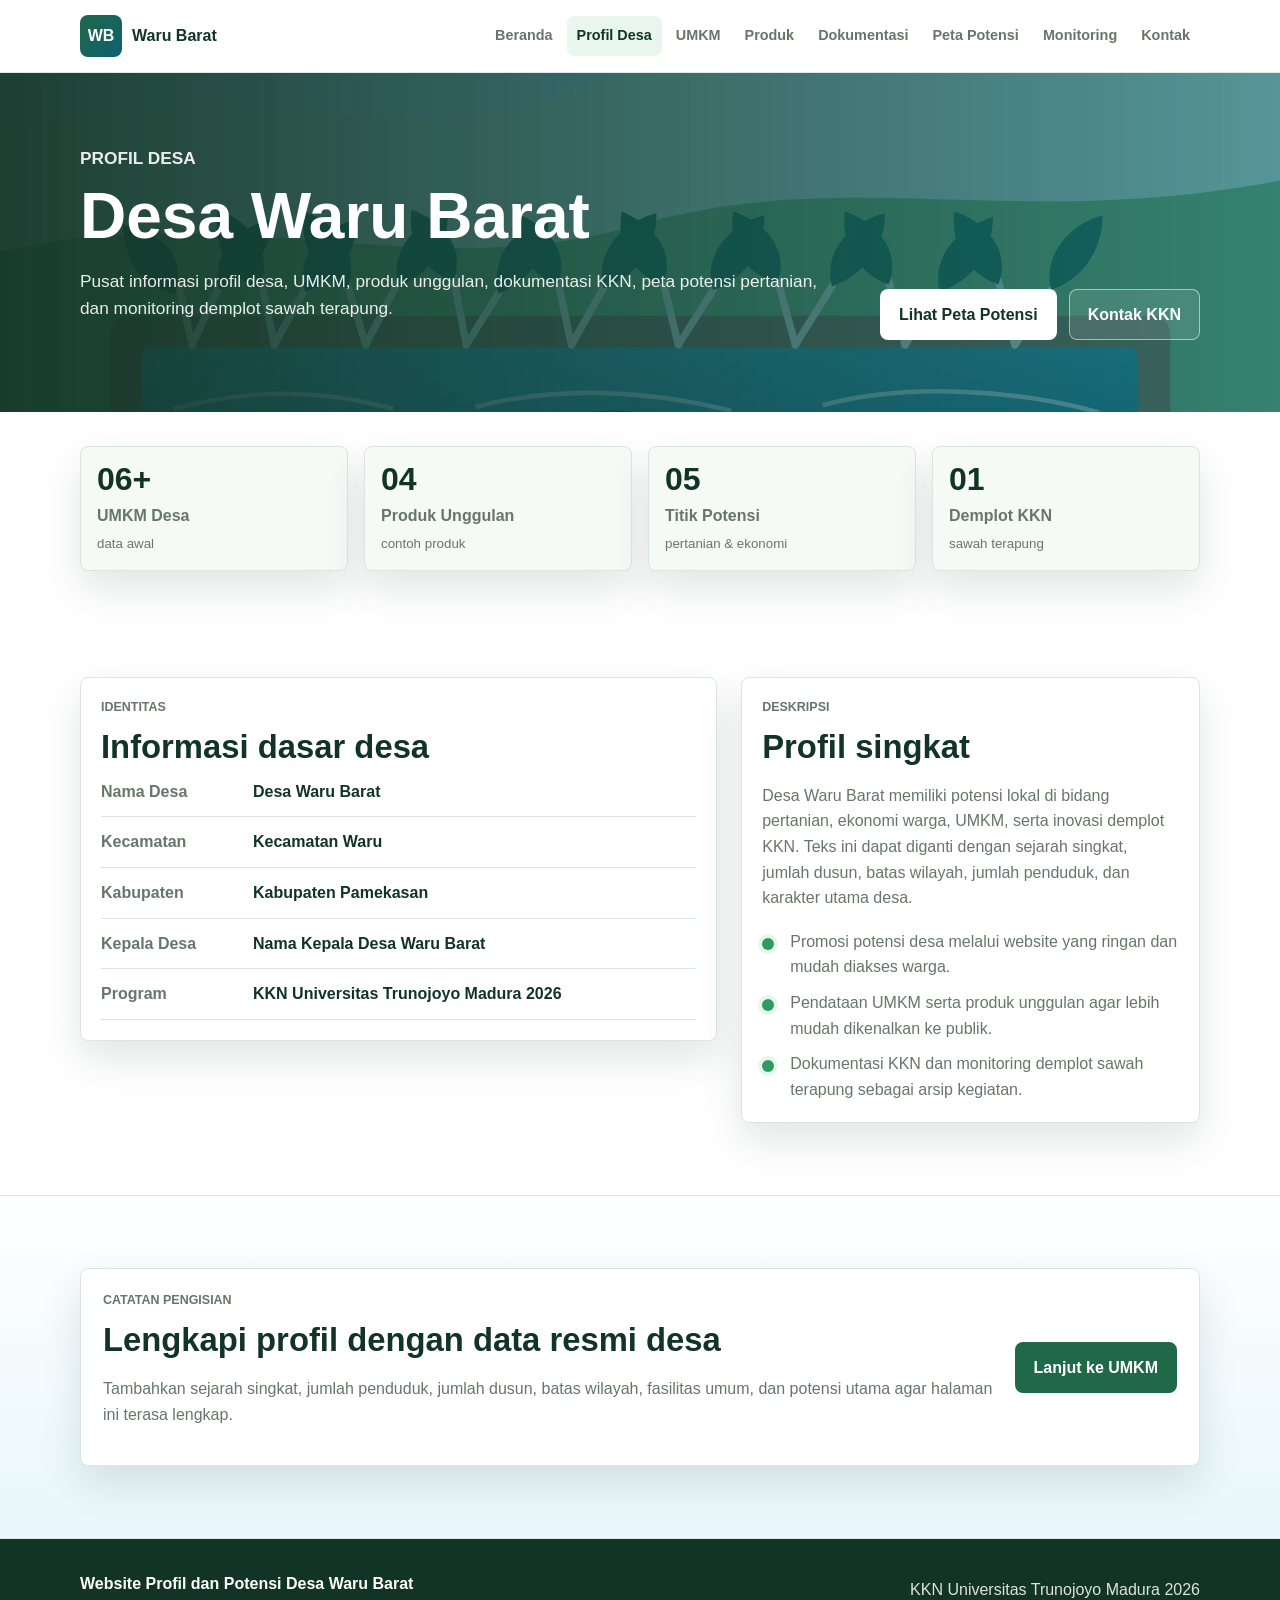
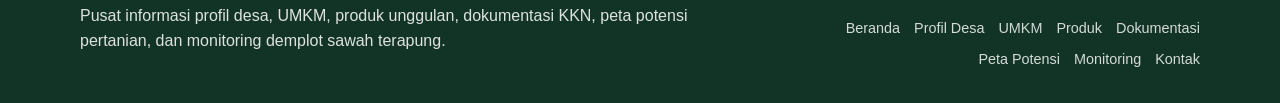
<file: profil.html>
<!DOCTYPE html>
<html lang="id">
<head>
  <meta charset="UTF-8">
  <meta name="viewport" content="width=device-width, initial-scale=1.0">
  <title>Profil Desa | Waru Barat</title>
  <meta name="description" content="Profil singkat Desa Waru Barat dan identitas program KKN.">
  <link rel="stylesheet" href="assets/css/desa.css">
</head>
<body class="page-profil">
  <a class="skip-link" href="#main-content">Lewati ke konten</a>
  <header class="site-header">
    <nav class="navbar container" aria-label="Navigasi utama">
      <a class="brand" href="index.html">
        <span class="brand-mark">WB</span>
        <span>Waru Barat</span>
      </a>
      <button class="nav-toggle" type="button" aria-label="Buka menu" aria-expanded="false" aria-controls="main-menu">
        <span></span>
        <span></span>
        <span></span>
      </button>
      <ul class="nav-links" id="main-menu">
                  <li>
            <a class="" href="index.html">
              Beranda            </a>
          </li>
                  <li>
            <a class="active" href="profil.html">
              Profil Desa            </a>
          </li>
                  <li>
            <a class="" href="umkm.html">
              UMKM            </a>
          </li>
                  <li>
            <a class="" href="produk.html">
              Produk            </a>
          </li>
                  <li>
            <a class="" href="dokumentasi.html">
              Dokumentasi            </a>
          </li>
                  <li>
            <a class="" href="peta-potensi.html">
              Peta Potensi            </a>
          </li>
                  <li>
            <a class="" href="monitoring.html">
              Monitoring            </a>
          </li>
                  <li>
            <a class="" href="kontak.html">
              Kontak            </a>
          </li>
              </ul>
    </nav>
  </header>

<main id="main-content">
  <section class="page-header">
    <div class="container page-header-inner">
      <div>
        <p class="eyebrow">Profil Desa</p>
        <h1>Desa Waru Barat</h1>
        <p>Pusat informasi profil desa, UMKM, produk unggulan, dokumentasi KKN, peta potensi pertanian, dan monitoring demplot sawah terapung.</p>
      </div>
      <div class="page-actions">
        <a class="btn btn-primary" href="peta-potensi.html">Lihat Peta Potensi</a>
        <a class="btn btn-secondary" href="kontak.html">Kontak KKN</a>
      </div>
    </div>
  </section>

  <section class="section section-compact">
    <div class="container stat-strip">
              <article class="stat-card reveal-on-scroll">
          <strong>06+</strong>
          <span>UMKM Desa</span>
          <small>data awal</small>
        </article>
              <article class="stat-card reveal-on-scroll">
          <strong>04</strong>
          <span>Produk Unggulan</span>
          <small>contoh produk</small>
        </article>
              <article class="stat-card reveal-on-scroll">
          <strong>05</strong>
          <span>Titik Potensi</span>
          <small>pertanian &amp; ekonomi</small>
        </article>
              <article class="stat-card reveal-on-scroll">
          <strong>01</strong>
          <span>Demplot KKN</span>
          <small>sawah terapung</small>
        </article>
          </div>
  </section>

  <section class="section">
    <div class="container split-layout">
      <div class="content-panel reveal-on-scroll">
        <p class="eyebrow">Identitas</p>
        <h2>Informasi dasar desa</h2>
        <dl class="info-list">
          <div><dt>Nama Desa</dt><dd>Desa Waru Barat</dd></div>
          <div><dt>Kecamatan</dt><dd>Kecamatan Waru</dd></div>
          <div><dt>Kabupaten</dt><dd>Kabupaten Pamekasan</dd></div>
          <div><dt>Kepala Desa</dt><dd>Nama Kepala Desa Waru Barat</dd></div>
          <div><dt>Program</dt><dd>KKN Universitas Trunojoyo Madura 2026</dd></div>
        </dl>
      </div>
      <div class="content-panel reveal-on-scroll">
        <p class="eyebrow">Deskripsi</p>
        <h2>Profil singkat</h2>
        <p>Desa Waru Barat memiliki potensi lokal di bidang pertanian, ekonomi warga, UMKM, serta inovasi demplot KKN. Teks ini dapat diganti dengan sejarah singkat, jumlah dusun, batas wilayah, jumlah penduduk, dan karakter utama desa.</p>
        <ul class="check-list">
                      <li>Promosi potensi desa melalui website yang ringan dan mudah diakses warga.</li>
                      <li>Pendataan UMKM serta produk unggulan agar lebih mudah dikenalkan ke publik.</li>
                      <li>Dokumentasi KKN dan monitoring demplot sawah terapung sebagai arsip kegiatan.</li>
                  </ul>
      </div>
    </div>
  </section>

  <section class="section section-soft">
    <div class="container cta-band reveal-on-scroll">
      <div>
        <p class="eyebrow">Catatan Pengisian</p>
        <h2>Lengkapi profil dengan data resmi desa</h2>
        <p>Tambahkan sejarah singkat, jumlah penduduk, jumlah dusun, batas wilayah, fasilitas umum, dan potensi utama agar halaman ini terasa lengkap.</p>
      </div>
      <a class="btn btn-primary dark" href="umkm.html">Lanjut ke UMKM</a>
    </div>
  </section>
</main>

  <footer class="site-footer">
    <div class="container footer-layout">
      <div>
        <strong>Website Profil dan Potensi Desa Waru Barat</strong>
        <p>Pusat informasi profil desa, UMKM, produk unggulan, dokumentasi KKN, peta potensi pertanian, dan monitoring demplot sawah terapung.</p>
      </div>
      <div class="footer-meta">
        <p>KKN Universitas Trunojoyo Madura 2026</p>
                  <nav class="footer-links" aria-label="Navigasi footer">
                          <a href="index.html">Beranda</a>
                          <a href="profil.html">Profil Desa</a>
                          <a href="umkm.html">UMKM</a>
                          <a href="produk.html">Produk</a>
                          <a href="dokumentasi.html">Dokumentasi</a>
                          <a href="peta-potensi.html">Peta Potensi</a>
                          <a href="monitoring.html">Monitoring</a>
                          <a href="kontak.html">Kontak</a>
                      </nav>
              </div>
    </div>
  </footer>

  <div class="toast" role="status" aria-live="polite"></div>
  <script src="assets/js/desa.js"></script>
</body>
</html>
</file>
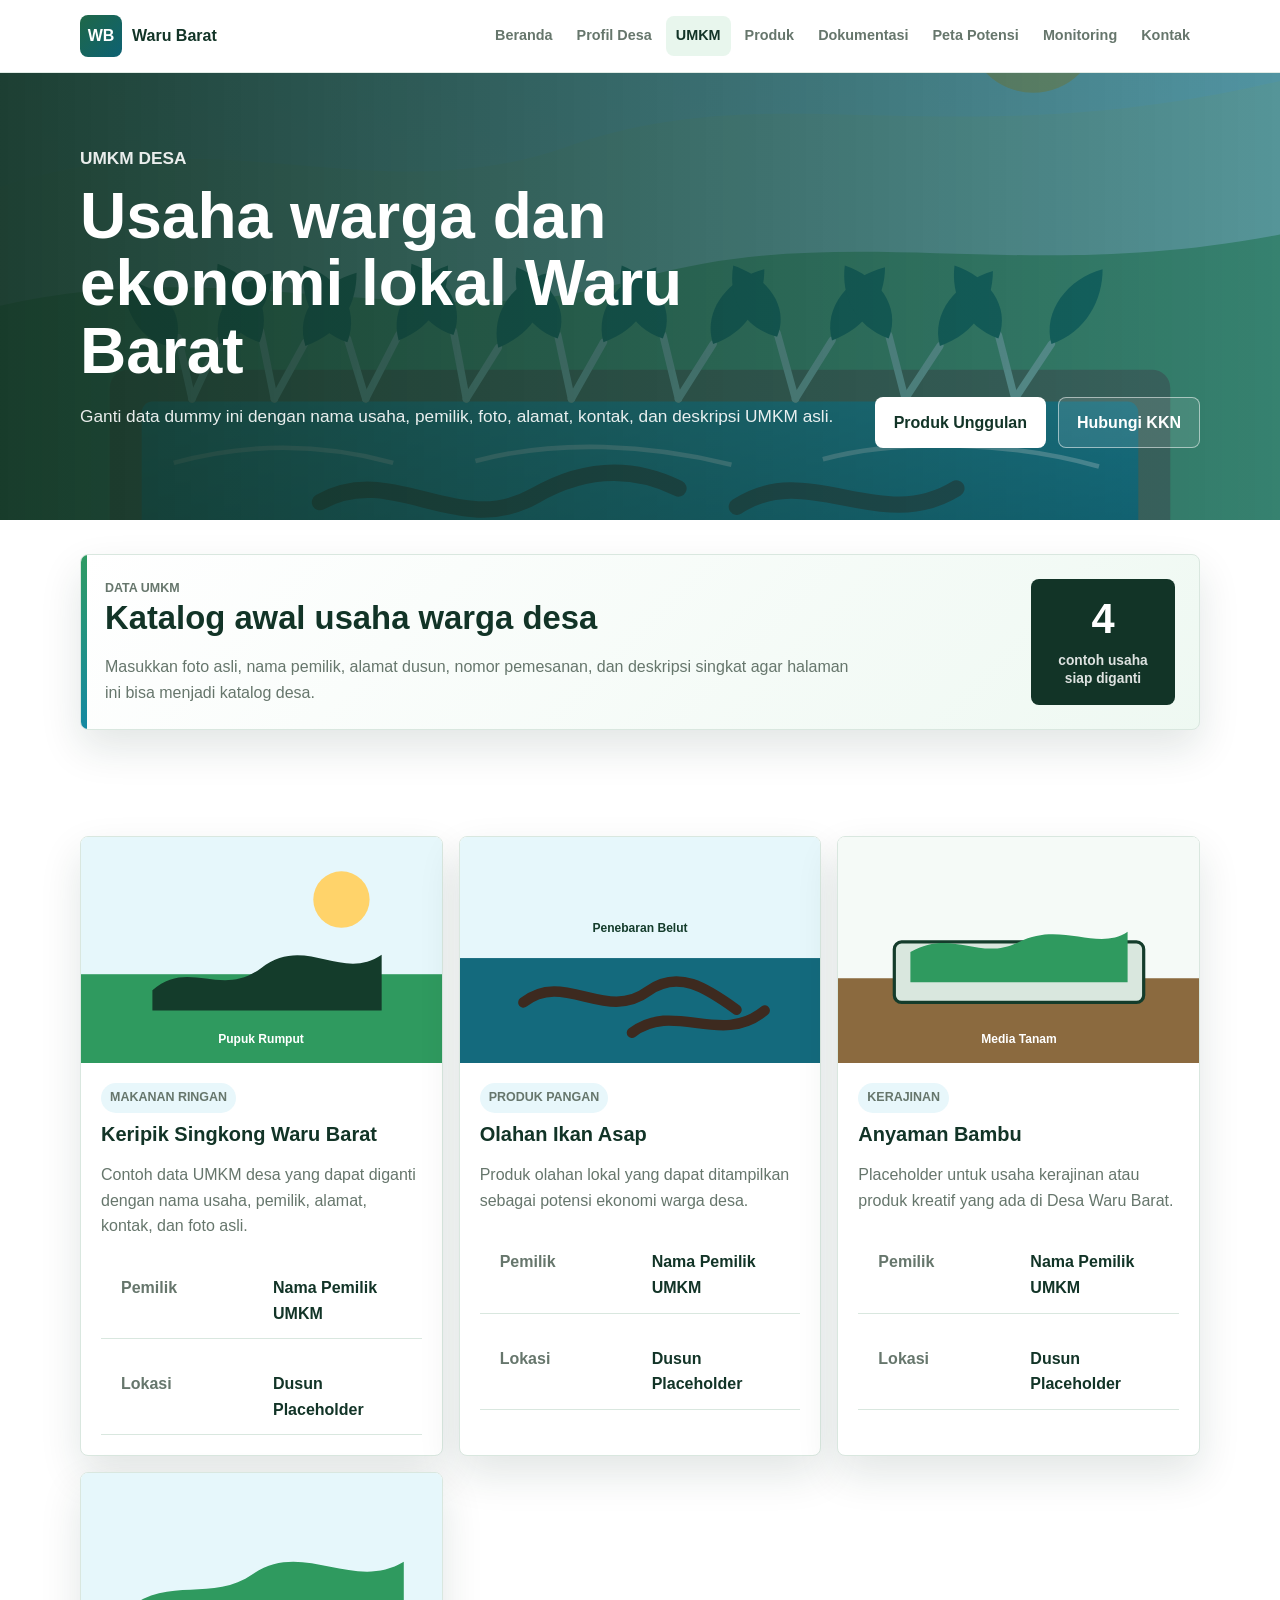
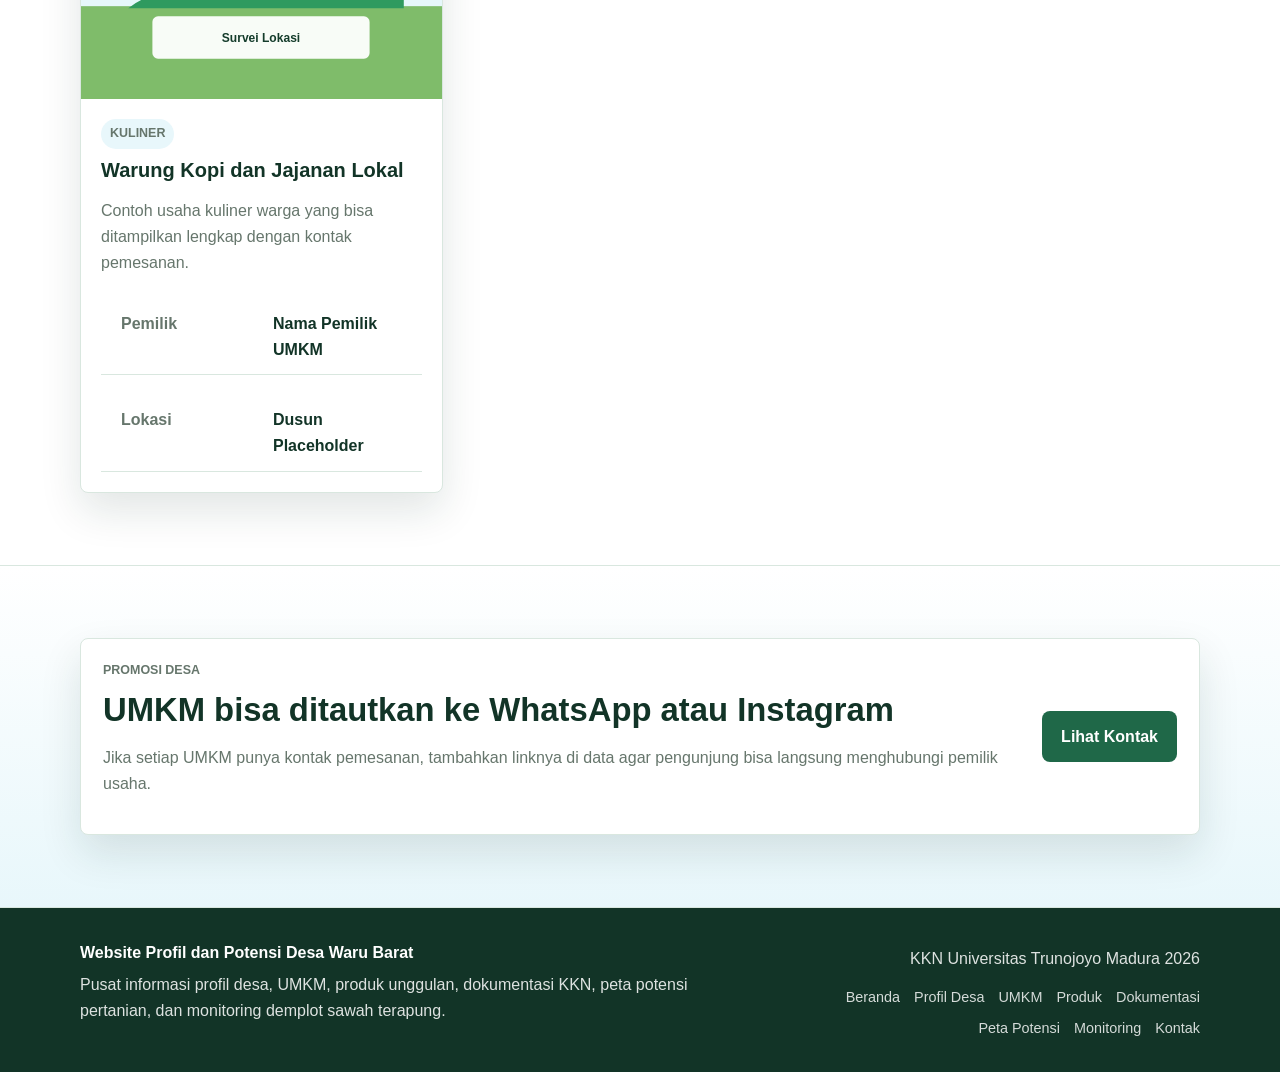
<file: umkm.html>
<!DOCTYPE html>
<html lang="id">
<head>
  <meta charset="UTF-8">
  <meta name="viewport" content="width=device-width, initial-scale=1.0">
  <title>UMKM Desa | Waru Barat</title>
  <meta name="description" content="Daftar UMKM dan usaha warga Desa Waru Barat.">
  <link rel="stylesheet" href="assets/css/desa.css">
</head>
<body class="page-umkm">
  <a class="skip-link" href="#main-content">Lewati ke konten</a>
  <header class="site-header">
    <nav class="navbar container" aria-label="Navigasi utama">
      <a class="brand" href="index.html">
        <span class="brand-mark">WB</span>
        <span>Waru Barat</span>
      </a>
      <button class="nav-toggle" type="button" aria-label="Buka menu" aria-expanded="false" aria-controls="main-menu">
        <span></span>
        <span></span>
        <span></span>
      </button>
      <ul class="nav-links" id="main-menu">
                  <li>
            <a class="" href="index.html">
              Beranda            </a>
          </li>
                  <li>
            <a class="" href="profil.html">
              Profil Desa            </a>
          </li>
                  <li>
            <a class="active" href="umkm.html">
              UMKM            </a>
          </li>
                  <li>
            <a class="" href="produk.html">
              Produk            </a>
          </li>
                  <li>
            <a class="" href="dokumentasi.html">
              Dokumentasi            </a>
          </li>
                  <li>
            <a class="" href="peta-potensi.html">
              Peta Potensi            </a>
          </li>
                  <li>
            <a class="" href="monitoring.html">
              Monitoring            </a>
          </li>
                  <li>
            <a class="" href="kontak.html">
              Kontak            </a>
          </li>
              </ul>
    </nav>
  </header>

<main id="main-content">
  <section class="page-header">
    <div class="container page-header-inner">
      <div>
        <p class="eyebrow">UMKM Desa</p>
        <h1>Usaha warga dan ekonomi lokal Waru Barat</h1>
        <p>Ganti data dummy ini dengan nama usaha, pemilik, foto, alamat, kontak, dan deskripsi UMKM asli.</p>
      </div>
      <div class="page-actions">
        <a class="btn btn-primary" href="produk.html">Produk Unggulan</a>
        <a class="btn btn-secondary" href="kontak.html">Hubungi KKN</a>
      </div>
    </div>
  </section>

  <section class="section section-compact">
    <div class="container section-intro compact reveal-on-scroll">
      <div>
        <p class="eyebrow">Data UMKM</p>
        <h2>Katalog awal usaha warga desa</h2>
        <p>Masukkan foto asli, nama pemilik, alamat dusun, nomor pemesanan, dan deskripsi singkat agar halaman ini bisa menjadi katalog desa.</p>
      </div>
      <div class="summary-badge">
        <strong>4</strong>
        <span>contoh usaha siap diganti</span>
      </div>
    </div>
  </section>

  <section class="section">
    <div class="container card-grid">
              <article class="data-card reveal-on-scroll">
          <img src="assets/img/gallery-3.svg" alt="Keripik Singkong Waru Barat">
          <div>
            <p class="tag">Makanan Ringan</p>
            <h2>Keripik Singkong Waru Barat</h2>
            <p>Contoh data UMKM desa yang dapat diganti dengan nama usaha, pemilik, alamat, kontak, dan foto asli.</p>
            <dl class="mini-list">
              <div><dt>Pemilik</dt><dd>Nama Pemilik UMKM</dd></div>
              <div><dt>Lokasi</dt><dd>Dusun Placeholder</dd></div>
            </dl>
          </div>
        </article>
              <article class="data-card reveal-on-scroll">
          <img src="assets/img/gallery-5.svg" alt="Olahan Ikan Asap">
          <div>
            <p class="tag">Produk Pangan</p>
            <h2>Olahan Ikan Asap</h2>
            <p>Produk olahan lokal yang dapat ditampilkan sebagai potensi ekonomi warga desa.</p>
            <dl class="mini-list">
              <div><dt>Pemilik</dt><dd>Nama Pemilik UMKM</dd></div>
              <div><dt>Lokasi</dt><dd>Dusun Placeholder</dd></div>
            </dl>
          </div>
        </article>
              <article class="data-card reveal-on-scroll">
          <img src="assets/img/gallery-2.svg" alt="Anyaman Bambu">
          <div>
            <p class="tag">Kerajinan</p>
            <h2>Anyaman Bambu</h2>
            <p>Placeholder untuk usaha kerajinan atau produk kreatif yang ada di Desa Waru Barat.</p>
            <dl class="mini-list">
              <div><dt>Pemilik</dt><dd>Nama Pemilik UMKM</dd></div>
              <div><dt>Lokasi</dt><dd>Dusun Placeholder</dd></div>
            </dl>
          </div>
        </article>
              <article class="data-card reveal-on-scroll">
          <img src="assets/img/gallery-1.svg" alt="Warung Kopi dan Jajanan Lokal">
          <div>
            <p class="tag">Kuliner</p>
            <h2>Warung Kopi dan Jajanan Lokal</h2>
            <p>Contoh usaha kuliner warga yang bisa ditampilkan lengkap dengan kontak pemesanan.</p>
            <dl class="mini-list">
              <div><dt>Pemilik</dt><dd>Nama Pemilik UMKM</dd></div>
              <div><dt>Lokasi</dt><dd>Dusun Placeholder</dd></div>
            </dl>
          </div>
        </article>
          </div>
  </section>

  <section class="section section-soft">
    <div class="container cta-band reveal-on-scroll">
      <div>
        <p class="eyebrow">Promosi Desa</p>
        <h2>UMKM bisa ditautkan ke WhatsApp atau Instagram</h2>
        <p>Jika setiap UMKM punya kontak pemesanan, tambahkan linknya di data agar pengunjung bisa langsung menghubungi pemilik usaha.</p>
      </div>
      <a class="btn btn-primary dark" href="kontak.html">Lihat Kontak</a>
    </div>
  </section>
</main>

  <footer class="site-footer">
    <div class="container footer-layout">
      <div>
        <strong>Website Profil dan Potensi Desa Waru Barat</strong>
        <p>Pusat informasi profil desa, UMKM, produk unggulan, dokumentasi KKN, peta potensi pertanian, dan monitoring demplot sawah terapung.</p>
      </div>
      <div class="footer-meta">
        <p>KKN Universitas Trunojoyo Madura 2026</p>
                  <nav class="footer-links" aria-label="Navigasi footer">
                          <a href="index.html">Beranda</a>
                          <a href="profil.html">Profil Desa</a>
                          <a href="umkm.html">UMKM</a>
                          <a href="produk.html">Produk</a>
                          <a href="dokumentasi.html">Dokumentasi</a>
                          <a href="peta-potensi.html">Peta Potensi</a>
                          <a href="monitoring.html">Monitoring</a>
                          <a href="kontak.html">Kontak</a>
                      </nav>
              </div>
    </div>
  </footer>

  <div class="toast" role="status" aria-live="polite"></div>
  <script src="assets/js/desa.js"></script>
</body>
</html>
</file>
<file: assets/css/desa.css>
:root {
  --green-950: #123427;
  --green-800: #1f6848;
  --green-600: #2f9b63;
  --green-100: #e8f6ed;
  --water-800: #0d6173;
  --water-600: #1489a2;
  --water-100: #e8f7fb;
  --rice-100: #fbf7e8;
  --ink: #1c2b24;
  --muted: #66766c;
  --line: #d9e7df;
  --soft: #f6faf7;
  --white: #ffffff;
  --shadow: 0 18px 42px rgba(18, 52, 39, 0.12);
  --shadow-hover: 0 24px 56px rgba(18, 52, 39, 0.16);
  --radius: 8px;
}

* {
  box-sizing: border-box;
}

html {
  scroll-behavior: smooth;
}

body {
  margin: 0;
  overflow-x: hidden;
  color: var(--ink);
  background: var(--white);
  font-family: Arial, Helvetica, sans-serif;
  line-height: 1.6;
  letter-spacing: 0;
}

img {
  display: block;
  max-width: 100%;
}

a {
  color: inherit;
  text-decoration: none;
}

button,
input,
textarea {
  font: inherit;
}

code {
  padding: 2px 6px;
  border-radius: 6px;
  background: var(--green-100);
  color: var(--green-950);
  font-weight: 800;
}

.page-header code,
.hero code {
  background: rgba(255, 255, 255, 0.18);
  color: var(--white);
}

.container {
  width: min(1120px, calc(100% - 32px));
  margin: 0 auto;
}

.skip-link {
  position: fixed;
  left: 12px;
  top: 12px;
  z-index: 100;
  padding: 10px 14px;
  border-radius: var(--radius);
  background: var(--green-950);
  color: var(--white);
  transform: translateY(-140%);
}

.skip-link:focus {
  transform: translateY(0);
}

.site-header {
  position: sticky;
  top: 0;
  z-index: 50;
  border-bottom: 1px solid rgba(217, 231, 223, 0.8);
  background: rgba(255, 255, 255, 0.94);
  backdrop-filter: blur(14px);
  transition: box-shadow 0.2s ease;
}

.site-header.is-scrolled {
  box-shadow: 0 12px 28px rgba(18, 52, 39, 0.08);
}

.navbar {
  min-height: 72px;
  display: flex;
  align-items: center;
  justify-content: space-between;
  gap: 18px;
}

.brand {
  display: inline-flex;
  align-items: center;
  min-width: 0;
  gap: 10px;
  color: var(--green-950);
  font-weight: 900;
}

.brand-mark {
  display: grid;
  flex: 0 0 auto;
  place-items: center;
  width: 42px;
  height: 42px;
  border-radius: var(--radius);
  background: linear-gradient(135deg, var(--green-800), var(--water-800));
  color: var(--white);
}

.nav-links {
  display: flex;
  align-items: center;
  gap: 4px;
  margin: 0;
  padding: 0;
  list-style: none;
}

.nav-links a {
  display: inline-flex;
  align-items: center;
  min-height: 40px;
  padding: 8px 10px;
  border-radius: var(--radius);
  color: var(--muted);
  font-size: 0.9rem;
  font-weight: 800;
}

.nav-links a:hover,
.nav-links a.active {
  color: var(--green-950);
  background: var(--green-100);
}

.nav-toggle {
  display: none;
  flex: 0 0 auto;
  width: 44px;
  height: 44px;
  border: 1px solid var(--line);
  border-radius: var(--radius);
  background: var(--white);
}

.nav-toggle span {
  display: block;
  width: 20px;
  height: 2px;
  margin: 4px auto;
  background: var(--green-950);
}

.hero {
  position: relative;
  overflow: hidden;
  color: var(--white);
  background: var(--green-950);
}

.hero::after {
  content: "";
  position: absolute;
  inset: 0;
  z-index: 1;
  background: linear-gradient(90deg, rgba(18, 52, 39, 0.95), rgba(18, 52, 39, 0.72), rgba(13, 97, 115, 0.48));
}

.hero-media,
.hero-slide {
  position: absolute;
  inset: 0;
}

.hero-slide {
  background-position: center;
  background-size: cover;
  opacity: 0;
  transform: scale(1.04);
  transition: opacity 1s ease;
}

.hero-slide.is-active {
  opacity: 1;
  animation: slowZoom 7s linear both;
}

.hero-grid {
  position: relative;
  z-index: 2;
  display: grid;
  grid-template-columns: minmax(0, 1fr) minmax(320px, 0.58fr);
  gap: 28px;
  align-items: center;
  min-height: 76vh;
  padding: 76px 0 88px;
}

.hero-copy h1,
.page-header h1 {
  max-width: 920px;
  margin: 0;
  font-size: 4rem;
  line-height: 1.06;
}

.hero-copy p:not(.eyebrow),
.page-header p {
  max-width: 760px;
  color: rgba(255, 255, 255, 0.9);
  font-size: 1.08rem;
}

.hero-actions,
.page-actions,
.button-row {
  display: flex;
  flex-wrap: wrap;
  gap: 12px;
}

.hero-actions {
  margin-top: 28px;
}

.hero-card,
.content-panel,
.data-card,
.timeline-card,
.potential-item,
.contact-card,
.qr-panel,
.chart-card,
.table-card,
.quick-card,
.stat-card,
.info-banner,
.product-highlight,
.section-intro,
.cta-band,
.gallery-card {
  border: 1px solid var(--line);
  border-radius: var(--radius);
  background: var(--white);
  box-shadow: var(--shadow);
}

.hero-card {
  padding: 24px;
  color: var(--ink);
  background: rgba(255, 255, 255, 0.94);
  backdrop-filter: blur(14px);
}

.hero-card h2,
.content-panel h2,
.data-card h2,
.timeline-card h2,
.potential-item h2,
.contact-card h2,
.chart-card h2,
.table-card h2,
.info-banner h2,
.product-highlight h2,
.section-intro h2,
.cta-band h2,
.section-head h2 {
  margin: 0 0 12px;
  color: var(--green-950);
  font-size: 2.05rem;
  line-height: 1.18;
}

.data-card h2,
.timeline-card h2,
.potential-item h2,
.contact-card h2 {
  font-size: 1.25rem;
}

.section-head p:not(.eyebrow),
.section-copy p,
.content-panel p,
.data-card p,
.timeline-card p,
.potential-item p,
.contact-card p,
.qr-panel p,
.info-banner p,
.product-highlight p,
.section-intro p,
.cta-band p,
.flow-list p {
  color: var(--muted);
}

.btn {
  display: inline-flex;
  align-items: center;
  justify-content: center;
  min-height: 48px;
  padding: 12px 18px;
  border: 1px solid transparent;
  border-radius: var(--radius);
  cursor: pointer;
  font-weight: 900;
  text-align: center;
  transition: transform 0.2s ease, background 0.2s ease, border-color 0.2s ease;
}

.btn-primary {
  background: var(--white);
  color: var(--green-950);
}

.btn-primary.dark {
  background: var(--green-800);
  color: var(--white);
}

.btn-secondary {
  border-color: rgba(255, 255, 255, 0.52);
  background: rgba(255, 255, 255, 0.1);
  color: var(--white);
}

.btn-ghost {
  border-color: var(--line);
  background: var(--white);
  color: var(--green-950);
}

.btn.full {
  width: 100%;
}

.btn:hover {
  transform: translateY(-1px);
}

.section {
  padding: 72px 0;
}

.section-compact {
  padding: 34px 0;
}

.section-soft {
  border-top: 1px solid var(--line);
  border-bottom: 1px solid var(--line);
  background: linear-gradient(180deg, var(--white), var(--water-100));
}

.section-showcase {
  background:
    linear-gradient(180deg, rgba(246, 250, 247, 0.65), var(--white)),
    radial-gradient(circle at top right, rgba(20, 137, 162, 0.12), transparent 34%);
}

.section-head {
  max-width: 780px;
  margin: 0 auto 34px;
  text-align: center;
}

.section-head.left {
  margin-left: 0;
  text-align: left;
}

.eyebrow,
.meta,
.tag {
  margin: 0 0 10px;
  color: var(--water-800);
  font-size: 0.78rem;
  font-weight: 900;
  text-transform: uppercase;
  letter-spacing: 0;
}

.tag {
  display: inline-flex;
  align-items: center;
  min-height: 28px;
  padding: 5px 9px;
  border-radius: 999px;
  background: var(--water-100);
}

.stat-grid,
.stat-strip,
.monitor-summary,
.quick-grid,
.feature-grid,
.card-grid,
.gallery-grid,
.contact-grid {
  display: grid;
  gap: 16px;
}

.stat-grid {
  grid-template-columns: repeat(2, minmax(0, 1fr));
  margin-top: 18px;
}

.stat-grid div,
.stat-card,
.monitor-summary article {
  padding: 16px;
  border-radius: var(--radius);
  background: var(--soft);
}

.stat-grid strong,
.stat-card strong,
.monitor-summary strong,
.highlight-number strong {
  display: block;
  color: var(--green-950);
  font-size: 2rem;
  line-height: 1;
}

.stat-grid span,
.stat-card span,
.monitor-summary p,
.highlight-number span {
  display: block;
  margin: 8px 0 0;
  color: var(--muted);
  font-weight: 800;
}

.stat-grid small,
.stat-card small,
.monitor-summary small {
  display: block;
  margin-top: 4px;
  color: var(--muted);
}

.stat-strip {
  grid-template-columns: repeat(4, minmax(0, 1fr));
}

.quick-grid {
  grid-template-columns: repeat(4, minmax(0, 1fr));
}

.quick-card {
  padding: 18px;
  transition: transform 0.2s ease, box-shadow 0.2s ease;
}

.quick-card span {
  display: inline-flex;
  margin-bottom: 10px;
  color: var(--water-800);
  font-size: 0.82rem;
  font-weight: 900;
}

.quick-card strong {
  display: block;
  color: var(--green-950);
  font-size: 1.05rem;
  line-height: 1.3;
}

.feature-grid {
  grid-template-columns: repeat(4, minmax(0, 1fr));
}

.card-grid {
  grid-template-columns: repeat(3, minmax(0, 1fr));
}

.gallery-grid {
  grid-template-columns: repeat(3, minmax(0, 1fr));
}

.feature-card,
.data-card,
.gallery-card {
  overflow: hidden;
  transition: transform 0.2s ease, box-shadow 0.2s ease;
}

.feature-card {
  border: 1px solid var(--line);
  border-radius: var(--radius);
  background: var(--white);
  box-shadow: var(--shadow);
}

.feature-card:hover,
.data-card:hover,
.contact-card:hover,
.quick-card:hover,
.gallery-card:hover {
  transform: translateY(-4px);
  box-shadow: var(--shadow-hover);
}

.feature-card img,
.data-card img,
.timeline-card img,
.gallery-card img {
  width: 100%;
  aspect-ratio: 16 / 10;
  object-fit: cover;
  background: var(--soft);
}

.feature-card div,
.data-card div,
.content-panel {
  padding: 20px;
}

.feature-card span {
  color: var(--water-800);
  font-weight: 900;
}

.feature-card h3 {
  margin: 8px 0;
  color: var(--green-950);
  font-size: 1.15rem;
}

.feature-card p {
  margin-bottom: 0;
  color: var(--muted);
}

.data-card.compact img {
  aspect-ratio: 16 / 9;
}

.gallery-card {
  margin: 0;
}

.gallery-card figcaption {
  padding: 14px 16px 16px;
  color: var(--green-950);
  font-weight: 800;
}

.split-layout,
.contact-layout,
.map-layout {
  display: grid;
  grid-template-columns: minmax(0, 1fr) minmax(320px, 0.72fr);
  gap: 24px;
  align-items: start;
}

.section-copy {
  max-width: 680px;
}

.section-copy .btn {
  margin-top: 14px;
}

.flow-list {
  display: grid;
  gap: 12px;
}

.flow-list div {
  display: grid;
  grid-template-columns: 42px 1fr;
  gap: 12px;
  padding: 16px;
  border: 1px solid var(--line);
  border-radius: var(--radius);
  background: var(--white);
  box-shadow: var(--shadow);
}

.flow-list span {
  display: grid;
  place-items: center;
  width: 42px;
  height: 42px;
  border-radius: var(--radius);
  background: var(--green-800);
  color: var(--white);
  font-weight: 900;
}

.page-header {
  padding: 72px 0;
  color: var(--white);
  background:
    linear-gradient(90deg, rgba(18, 52, 39, 0.94), rgba(13, 97, 115, 0.64)),
    url("../img/hero-demplot.svg") center / cover no-repeat;
}

.page-header-inner {
  display: grid;
  grid-template-columns: minmax(0, 1fr) auto;
  gap: 24px;
  align-items: end;
}

.info-banner,
.product-highlight,
.cta-band {
  display: grid;
  grid-template-columns: minmax(0, 1fr) auto;
  gap: 22px;
  align-items: center;
  padding: 22px;
}

.section-intro {
  position: relative;
  display: grid;
  grid-template-columns: minmax(0, 1fr) auto;
  gap: 22px;
  align-items: center;
  margin-bottom: 28px;
  padding: 24px;
  overflow: hidden;
  background:
    linear-gradient(135deg, rgba(255, 255, 255, 0.98), rgba(232, 246, 237, 0.72)),
    var(--white);
}

.section-intro::before {
  content: "";
  position: absolute;
  left: 0;
  top: 0;
  bottom: 0;
  width: 6px;
  background: linear-gradient(180deg, var(--green-600), var(--water-600));
}

.section-intro.compact {
  margin-bottom: 0;
}

.section-intro h2,
.section-intro p {
  max-width: 760px;
}

.section-intro p {
  margin-bottom: 0;
}

.summary-badge {
  display: grid;
  place-items: center;
  width: 144px;
  min-height: 126px;
  padding: 16px;
  border-radius: var(--radius);
  background: var(--green-950);
  color: var(--white);
  text-align: center;
}

.summary-badge.water {
  background: var(--water-800);
}

.summary-badge strong {
  display: block;
  color: var(--white);
  font-size: 2.6rem;
  line-height: 1;
}

.summary-badge span {
  display: block;
  margin-top: 8px;
  color: rgba(255, 255, 255, 0.86);
  font-size: 0.86rem;
  font-weight: 900;
  line-height: 1.25;
}

.product-highlight {
  background: linear-gradient(135deg, var(--rice-100), var(--white));
}

.highlight-number {
  display: grid;
  place-items: center;
  width: 132px;
  min-height: 132px;
  border-radius: var(--radius);
  background: var(--green-950);
  color: var(--white);
  text-align: center;
}

.highlight-number strong,
.highlight-number span {
  color: var(--white);
}

.info-list,
.mini-list {
  display: grid;
  gap: 12px;
  margin: 0;
}

.info-list div,
.mini-list div {
  display: grid;
  grid-template-columns: 140px 1fr;
  gap: 12px;
  padding-bottom: 12px;
  border-bottom: 1px solid var(--line);
}

dt {
  color: var(--muted);
  font-weight: 800;
}

dd {
  margin: 0;
  color: var(--green-950);
  font-weight: 900;
}

.check-list {
  display: grid;
  gap: 10px;
  margin: 18px 0 0;
  padding: 0;
  list-style: none;
}

.check-list li {
  position: relative;
  padding-left: 28px;
  color: var(--muted);
}

.check-list li::before {
  content: "";
  position: absolute;
  left: 0;
  top: 0.55em;
  width: 12px;
  height: 12px;
  border-radius: 50%;
  background: var(--green-600);
  box-shadow: 0 0 0 4px var(--green-100);
}

.timeline {
  position: relative;
  display: grid;
  gap: 18px;
}

.timeline::before {
  content: "";
  position: absolute;
  top: 0;
  bottom: 0;
  left: 16px;
  width: 2px;
  background: var(--line);
}

.timeline-item {
  display: grid;
  grid-template-columns: 34px 1fr;
  gap: 16px;
}

.timeline-dot {
  position: relative;
  z-index: 1;
  width: 34px;
  height: 34px;
  border: 7px solid var(--green-100);
  border-radius: 50%;
  background: var(--green-800);
}

.timeline-card {
  display: grid;
  grid-template-columns: 240px 1fr;
  overflow: hidden;
}

.timeline-card div {
  padding: 20px;
}

.village-map {
  position: sticky;
  top: 96px;
  min-height: 470px;
  overflow: hidden;
  border: 1px solid var(--line);
  border-radius: var(--radius);
  background:
    linear-gradient(90deg, rgba(47, 155, 99, 0.12) 1px, transparent 1px),
    linear-gradient(rgba(20, 137, 162, 0.12) 1px, transparent 1px),
    linear-gradient(135deg, var(--green-100), var(--water-100));
  background-size: 28px 28px, 28px 28px, auto;
  box-shadow: var(--shadow);
}

.village-map strong {
  position: absolute;
  left: 24px;
  bottom: 56px;
  color: var(--green-950);
  font-size: 1.45rem;
}

.village-map p {
  position: absolute;
  left: 24px;
  right: 24px;
  bottom: 20px;
  margin: 0;
  color: var(--muted);
  font-weight: 800;
}

.map-river,
.map-road {
  position: absolute;
  display: block;
  border-radius: 999px;
  transform: rotate(-18deg);
}

.map-river {
  left: -12%;
  top: 44%;
  width: 124%;
  height: 54px;
  background: rgba(20, 137, 162, 0.22);
}

.map-road {
  left: 14%;
  top: 12%;
  width: 22px;
  height: 74%;
  background: rgba(251, 247, 232, 0.9);
}

.map-point {
  position: absolute;
  z-index: 2;
  padding: 9px 12px;
  border: 1px solid var(--line);
  border-radius: 999px;
  background: var(--white);
  color: var(--green-950);
  font-size: 0.84rem;
  font-weight: 900;
  box-shadow: var(--shadow);
}

.point-farm { left: 12%; top: 20%; }
.point-water { right: 12%; top: 28%; }
.point-umkm { left: 26%; bottom: 34%; }
.point-demo { right: 22%; bottom: 24%; }

.potential-list {
  display: grid;
  gap: 14px;
}

.potential-item,
.contact-card,
.qr-panel,
.chart-card,
.table-card {
  padding: 22px;
}

.monitor-summary {
  grid-template-columns: repeat(4, minmax(0, 1fr));
  margin-bottom: 22px;
}

.monitor-summary article {
  background: var(--white);
  box-shadow: var(--shadow);
}

.chart-card,
.table-card {
  margin-top: 22px;
}

.chart-canvas {
  width: 100%;
  height: 360px;
  border: 1px solid var(--line);
  border-radius: var(--radius);
  background: var(--white);
}

.table-head {
  display: flex;
  align-items: end;
  justify-content: space-between;
  gap: 16px;
  margin-bottom: 16px;
}

.table-head span,
.status-pill {
  display: inline-flex;
  align-items: center;
  min-height: 28px;
  padding: 5px 10px;
  border-radius: 999px;
  background: var(--green-100);
  color: var(--green-950);
  font-size: 0.84rem;
  font-weight: 900;
  white-space: nowrap;
}

.table-responsive {
  overflow-x: auto;
  border-radius: var(--radius);
}

table {
  width: 100%;
  min-width: 880px;
  border-collapse: collapse;
}

th,
td {
  padding: 13px 12px;
  border-bottom: 1px solid var(--line);
  text-align: left;
  vertical-align: top;
}

th {
  background: var(--green-100);
  color: var(--green-950);
  font-size: 0.9rem;
}

td {
  color: var(--muted);
}

.contact-layout {
  grid-template-columns: minmax(0, 1fr) minmax(300px, 0.48fr);
}

.contact-grid {
  grid-template-columns: repeat(2, minmax(0, 1fr));
}

.contact-card {
  transition: transform 0.2s ease, box-shadow 0.2s ease;
}

.contact-card .button-row {
  margin-top: 14px;
}

.qr-placeholder {
  display: grid;
  place-items: center;
  min-height: 260px;
  margin-bottom: 18px;
  padding: 20px;
  border: 2px dashed var(--water-800);
  border-radius: var(--radius);
  background:
    linear-gradient(135deg, rgba(255, 255, 255, 0.72), rgba(232, 247, 251, 0.9)),
    var(--water-100);
  color: var(--green-950);
  text-align: center;
  font-weight: 900;
}

.qr-panel .mini-list {
  margin-bottom: 16px;
}

.site-footer {
  padding: 32px 0;
  color: rgba(255, 255, 255, 0.86);
  background: var(--green-950);
}

.footer-layout {
  display: grid;
  grid-template-columns: minmax(0, 1fr) minmax(260px, 0.62fr);
  gap: 28px;
}

.footer-layout strong {
  color: var(--white);
}

.footer-layout p {
  margin: 6px 0 0;
}

.footer-meta {
  text-align: right;
}

.footer-links {
  display: flex;
  flex-wrap: wrap;
  justify-content: flex-end;
  gap: 8px 14px;
  margin-top: 14px;
}

.footer-links a {
  color: rgba(255, 255, 255, 0.82);
  font-size: 0.9rem;
}

.toast {
  position: fixed;
  left: 50%;
  bottom: 22px;
  z-index: 100;
  min-width: 180px;
  padding: 12px 16px;
  border-radius: var(--radius);
  background: var(--green-950);
  color: var(--white);
  text-align: center;
  box-shadow: var(--shadow-hover);
  opacity: 0;
  pointer-events: none;
  transform: translate(-50%, 12px);
  transition: opacity 0.2s ease, transform 0.2s ease;
}

.toast.show {
  opacity: 1;
  transform: translate(-50%, 0);
}

.reveal-on-scroll {
  opacity: 0;
  transform: translateY(16px);
  transition: opacity 0.45s ease, transform 0.45s ease;
}

.reveal-on-scroll.is-visible {
  opacity: 1;
  transform: translateY(0);
}

@keyframes slowZoom {
  from { transform: scale(1.04); }
  to { transform: scale(1.12); }
}

@media (max-width: 1080px) {
  .nav-links a {
    padding-inline: 8px;
    font-size: 0.86rem;
  }

  .feature-grid,
  .quick-grid,
  .stat-strip,
  .monitor-summary {
    grid-template-columns: repeat(2, minmax(0, 1fr));
  }

  .card-grid,
  .gallery-grid {
    grid-template-columns: repeat(2, minmax(0, 1fr));
  }
}

@media (max-width: 920px) {
  .hero-grid,
  .split-layout,
  .contact-layout,
  .map-layout,
  .page-header-inner,
  .info-banner,
  .product-highlight,
  .section-intro,
  .cta-band,
  .footer-layout {
    grid-template-columns: 1fr;
  }

  .hero-copy h1,
  .page-header h1 {
    font-size: 3rem;
  }

  .footer-meta {
    text-align: left;
  }

  .footer-links {
    justify-content: flex-start;
  }

  .village-map {
    position: relative;
    top: auto;
  }
}

@media (max-width: 760px) {
  .container {
    width: min(100% - 24px, 1120px);
  }

  .navbar {
    min-height: 66px;
  }

  .brand span:last-child {
    max-width: 178px;
    overflow: hidden;
    text-overflow: ellipsis;
    white-space: nowrap;
  }

  .nav-toggle {
    display: inline-block;
  }

  .nav-links {
    position: absolute;
    top: 72px;
    left: 12px;
    right: 12px;
    display: none;
    flex-direction: column;
    align-items: stretch;
    max-height: calc(100vh - 92px);
    overflow-y: auto;
    padding: 12px;
    border: 1px solid var(--line);
    border-radius: var(--radius);
    background: var(--white);
    box-shadow: var(--shadow-hover);
  }

  .nav-links.open {
    display: flex;
  }

  .nav-links a {
    justify-content: center;
    min-height: 44px;
  }

  .hero-grid {
    min-height: auto;
    padding: 54px 0 62px;
  }

  .hero-copy h1,
  .page-header h1 {
    font-size: 2.45rem;
    line-height: 1.12;
  }

  .hero-copy p:not(.eyebrow),
  .page-header p {
    font-size: 1rem;
  }

  .hero-actions,
  .page-actions,
  .button-row {
    flex-direction: column;
  }

  .hero-actions .btn,
  .page-actions .btn,
  .button-row .btn,
  .btn,
  .contact-card .btn {
    width: 100%;
  }

  .section,
  .page-header {
    padding: 52px 0;
  }

  .section-compact {
    padding: 28px 0;
  }

  .feature-grid,
  .card-grid,
  .gallery-grid,
  .monitor-summary,
  .contact-grid,
  .stat-grid,
  .stat-strip,
  .quick-grid {
    grid-template-columns: 1fr;
  }

  .hero-card,
  .content-panel,
  .potential-item,
  .contact-card,
  .qr-panel,
  .chart-card,
  .table-card,
  .info-banner,
  .product-highlight,
  .section-intro,
  .cta-band {
    padding: 18px;
  }

  .hero-card h2,
  .content-panel h2,
  .chart-card h2,
  .table-card h2,
  .info-banner h2,
  .product-highlight h2,
  .section-intro h2,
  .cta-band h2,
  .section-head h2 {
    font-size: 1.65rem;
  }

  .info-list div,
  .mini-list div {
    grid-template-columns: 1fr;
    gap: 4px;
  }

  .timeline::before {
    left: 12px;
  }

  .timeline-item {
    grid-template-columns: 26px 1fr;
    gap: 12px;
  }

  .timeline-dot {
    width: 26px;
    height: 26px;
    border-width: 6px;
  }

  .timeline-card {
    grid-template-columns: 1fr;
  }

  .village-map {
    min-height: 380px;
  }

  .village-map strong {
    font-size: 1.2rem;
  }

  .map-point {
    font-size: 0.76rem;
  }

  .highlight-number,
  .summary-badge {
    width: 100%;
    min-height: 108px;
  }

  .chart-canvas {
    height: 310px;
  }

  .table-head {
    align-items: flex-start;
    flex-direction: column;
  }
}

@media (max-width: 420px) {
  .hero-copy h1,
  .page-header h1 {
    font-size: 2.1rem;
  }

  .brand span:last-child {
    max-width: 136px;
  }

  .village-map {
    min-height: 410px;
  }

  .point-farm { left: 8%; top: 18%; }
  .point-water { right: 7%; top: 30%; }
  .point-umkm { left: 12%; bottom: 36%; }
  .point-demo { right: 10%; bottom: 26%; }
}

@media (prefers-reduced-motion: reduce) {
  *,
  *::before,
  *::after {
    animation-duration: 0.001ms !important;
    animation-iteration-count: 1 !important;
    scroll-behavior: auto !important;
    transition-duration: 0.001ms !important;
  }

  .reveal-on-scroll {
    opacity: 1;
    transform: none;
  }
}
</file>
